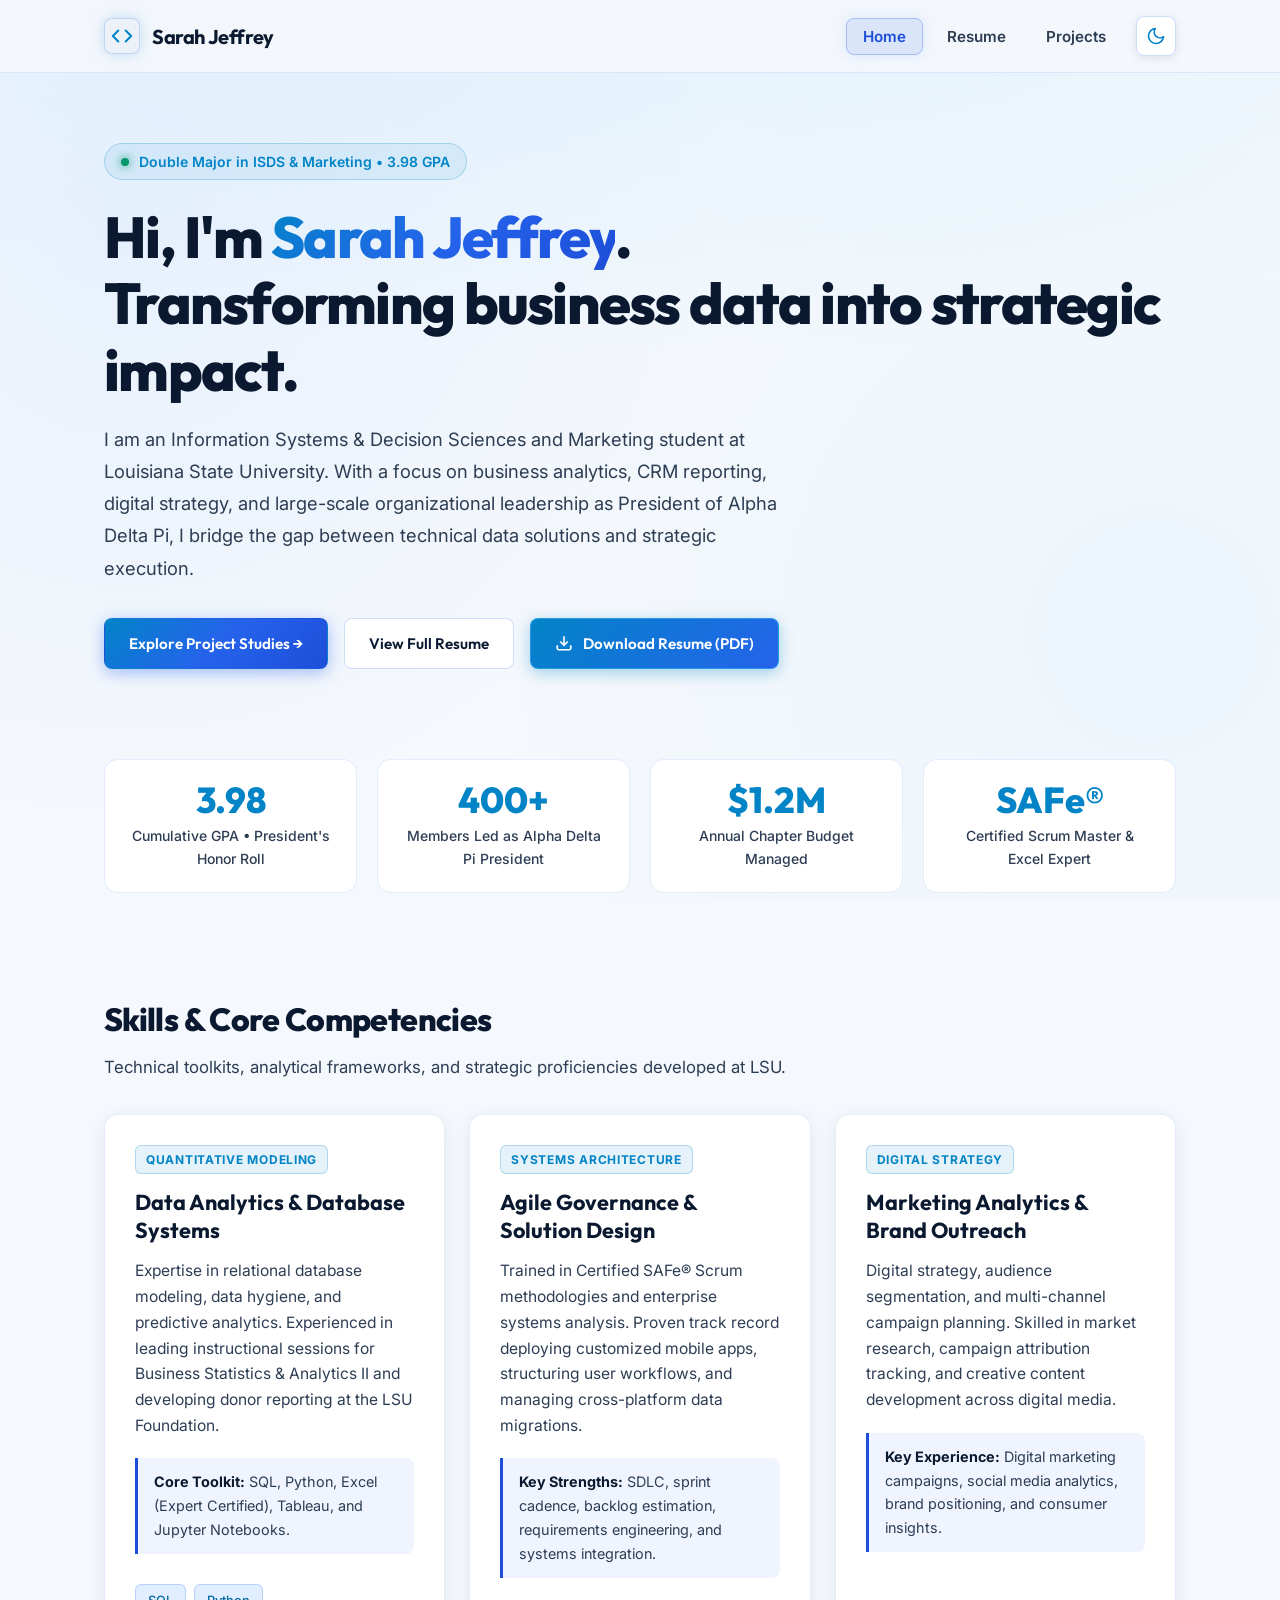
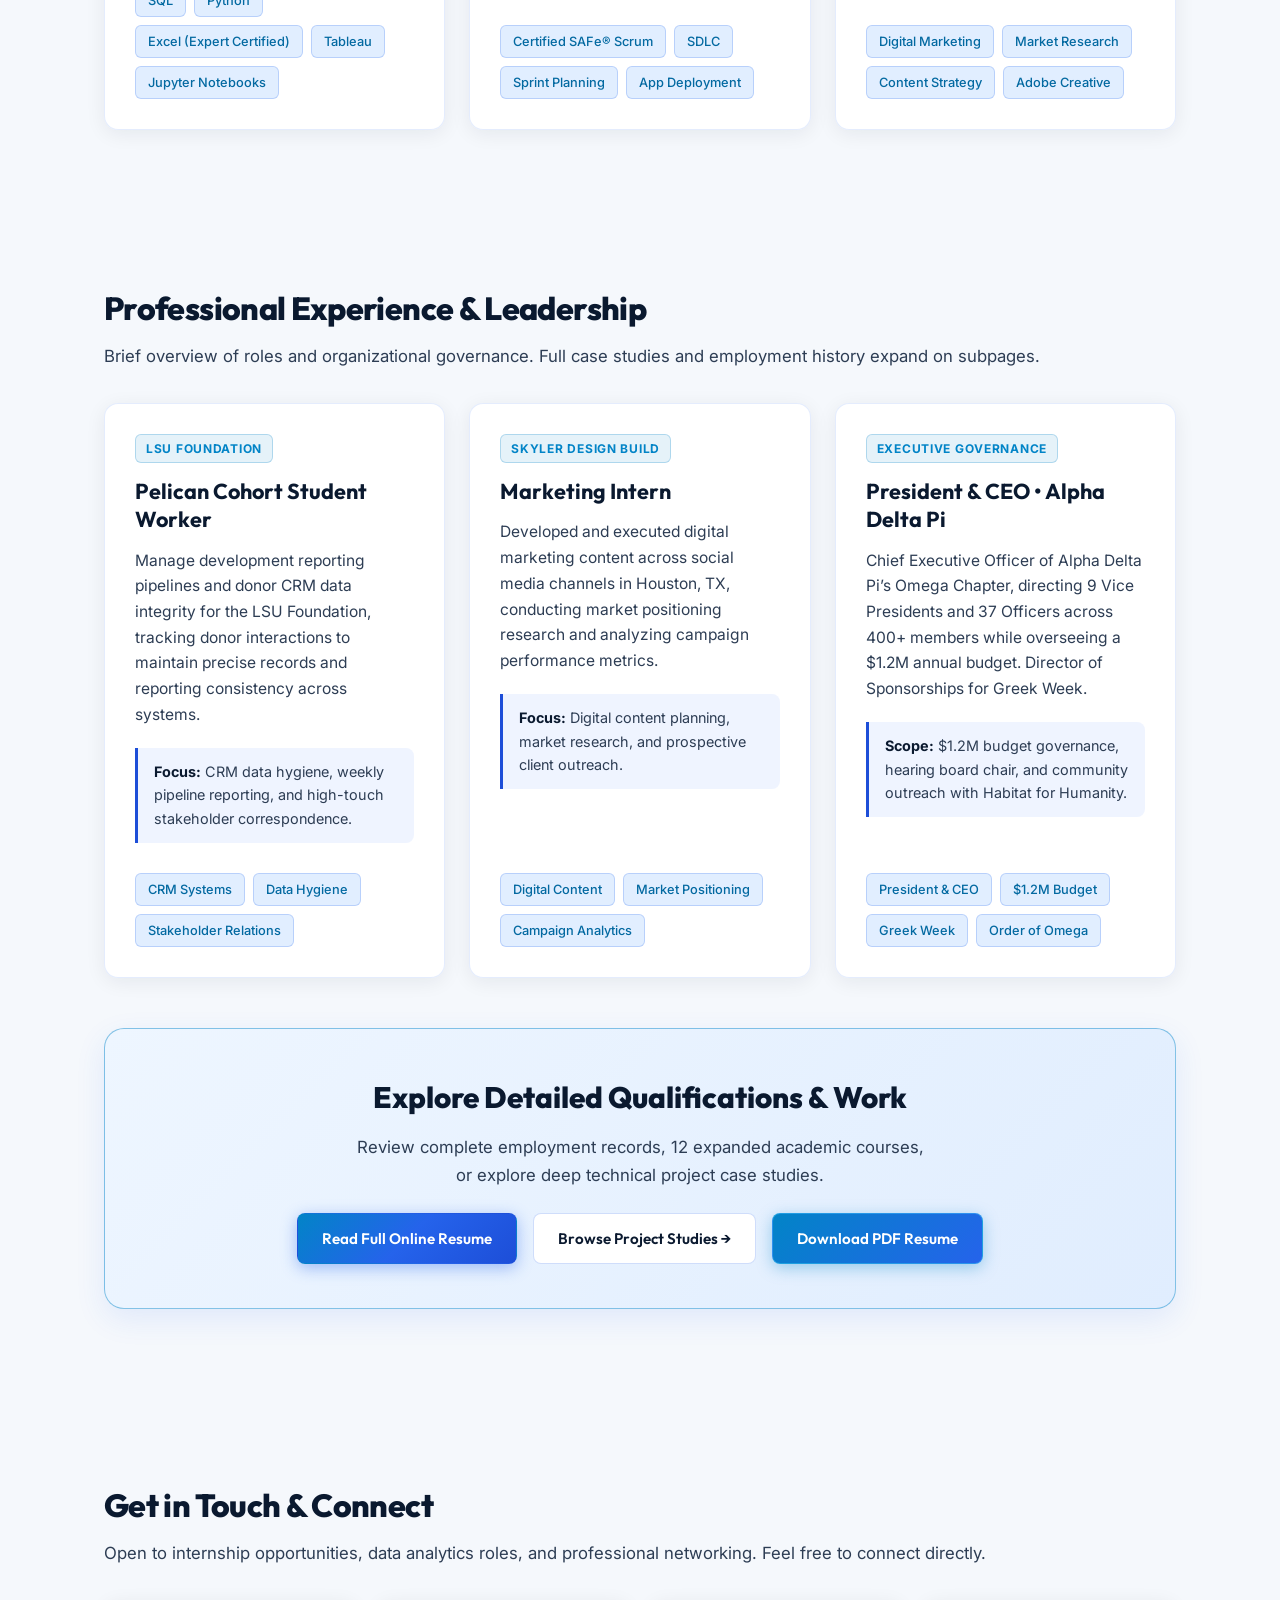
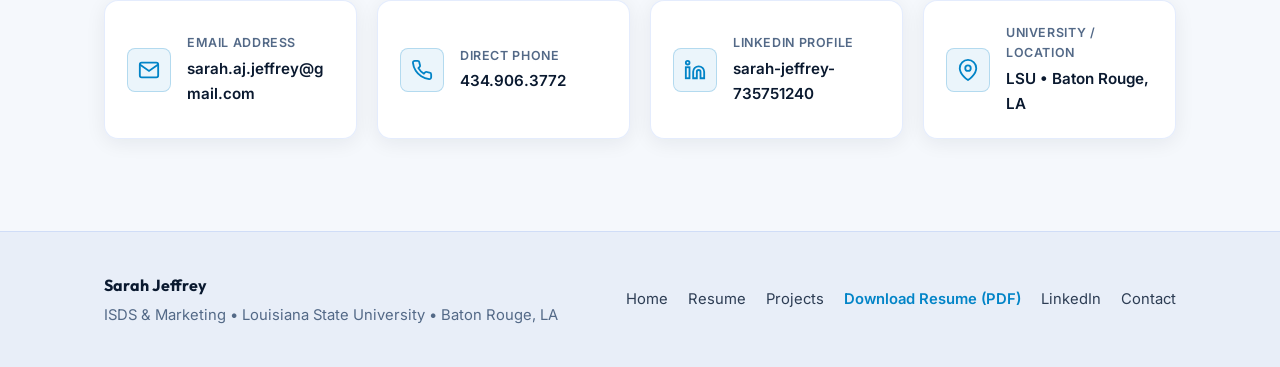
<file: index.html>
<!DOCTYPE html>
<html lang="en">
<head>
  <meta charset="UTF-8">
  <meta name="viewport" content="width=device-width, initial-scale=1.0">
  <meta name="description" content="Personal website of Sarah Jeffrey - LSU student double majoring in Information Systems & Decision Sciences (3.98 GPA) and Marketing. Chapter President of Alpha Delta Pi.">
  <title>Sarah Jeffrey | Portfolio & Personal Website</title>
  <link rel="icon" type="image/svg+xml" href="favicon.svg">
  <!-- Theme initialization to prevent flash of wrong theme -->
  <script>
    (function() {
      try {
        var saved = localStorage.getItem('theme');
        var prefersDark = window.matchMedia && window.matchMedia('(prefers-color-scheme: dark)').matches;
        var theme = saved || (prefersDark ? 'dark' : 'light');
        document.documentElement.setAttribute('data-theme', theme);
      } catch (e) {}
    })();
  </script>
  <link rel="stylesheet" href="styles.css">
  <script src="theme.js" defer></script>
</head>
<body>

  <!-- Navigation Bar (Two-Way Navigation Across All Pages) -->
  <header class="navbar" id="main-header">
    <div class="container nav-wrapper">
      <a href="index.html" class="nav-brand" id="brand-logo" aria-label="Sarah Jeffrey Home">
        <span class="nav-brand-icon">
          <svg viewBox="0 0 24 24" fill="none" stroke="currentColor" stroke-width="2.2" stroke-linecap="round" stroke-linejoin="round">
            <polyline points="16 18 22 12 16 6"></polyline>
            <polyline points="8 6 2 12 8 18"></polyline>
          </svg>
        </span>
        <span>Sarah Jeffrey</span>
      </a>
      <div class="nav-controls">
        <nav aria-label="Main Navigation">
          <ul class="nav-links">
            <li><a href="index.html" class="nav-link active" id="nav-home">Home</a></li>
            <li><a href="resume.html" class="nav-link" id="nav-resume">Resume</a></li>
            <li><a href="project.html" class="nav-link" id="nav-projects">Projects</a></li>
          </ul>
        </nav>
        <button id="theme-toggle" class="theme-toggle" type="button" aria-label="Switch to light mode" title="Switch to light mode">
          <span class="theme-toggle-icon sun-icon" aria-hidden="true">
            <svg viewBox="0 0 24 24" fill="none" stroke="currentColor" stroke-width="2" stroke-linecap="round" stroke-linejoin="round">
              <circle cx="12" cy="12" r="5"></circle>
              <line x1="12" y1="1" x2="12" y2="3"></line>
              <line x1="12" y1="21" x2="12" y2="23"></line>
              <line x1="4.22" y1="4.22" x2="5.64" y2="5.64"></line>
              <line x1="18.36" y1="18.36" x2="19.78" y2="19.78"></line>
              <line x1="1" y1="12" x2="3" y2="12"></line>
              <line x1="21" y1="12" x2="23" y2="12"></line>
              <line x1="4.22" y1="19.78" x2="5.64" y2="18.36"></line>
              <line x1="18.36" y1="5.64" x2="19.78" y2="4.22"></line>
            </svg>
          </span>
          <span class="theme-toggle-icon moon-icon" aria-hidden="true">
            <svg viewBox="0 0 24 24" fill="none" stroke="currentColor" stroke-width="2" stroke-linecap="round" stroke-linejoin="round">
              <path d="M21 12.79A9 9 0 1 1 11.21 3 7 7 0 0 0 21 12.79z"></path>
            </svg>
          </span>
        </button>
      </div>
    </div>
  </header>

  <!-- Main Content -->
  <main id="main-content">
    <!-- Section 1: Profile & Intro (Required Rubric Section) -->
    <section class="hero" id="profile" aria-label="Profile and Introduction">
      <div class="container">
        <div class="hero-pill">
          <span class="hero-pill-dot"></span>
          <span>Double Major in ISDS & Marketing &bull; 3.98 GPA</span>
        </div>
        <h1 class="hero-title">
          Hi, I'm <span class="gradient-text">Sarah Jeffrey</span>.<br>
          Transforming business data into strategic impact.
        </h1>
        <p class="hero-description">
          I am an Information Systems & Decision Sciences and Marketing student at Louisiana State University. 
          With a focus on business analytics, CRM reporting, digital strategy, and large-scale organizational leadership 
          as President of Alpha Delta Pi, I bridge the gap between technical data solutions and strategic execution.
        </p>
        <div class="hero-actions">
          <a href="project.html" class="btn btn-primary" id="hero-projects-btn">
            Explore Project Studies &rarr;
          </a>
          <a href="resume.html" class="btn btn-outline" id="hero-resume-btn">
            View Full Resume
          </a>
          <a href="Sarah_Jeffrey_Resume.pdf" download="Sarah_Jeffrey_Resume.pdf" class="btn btn-download" id="hero-download-btn">
            <svg viewBox="0 0 24 24" fill="none" stroke="currentColor" stroke-width="2.2">
              <path d="M21 15v4a2 2 0 0 1-2 2H5a2 2 0 0 1-2-2v-4"></path>
              <polyline points="7 10 12 15 17 10"></polyline>
              <line x1="12" y1="15" x2="12" y2="3"></line>
            </svg>
            Download Resume (PDF)
          </a>
        </div>
      </div>
    </section>

    <!-- Key Statistics Highlights Banner -->
    <section class="container" aria-label="Key Accomplishments">
      <div class="stats-banner">
        <div class="stat-box">
          <div class="stat-number">3.98</div>
          <div class="stat-label">Cumulative GPA &bull; President's Honor Roll</div>
        </div>
        <div class="stat-box">
          <div class="stat-number">400+</div>
          <div class="stat-label">Members Led as Alpha Delta Pi President</div>
        </div>
        <div class="stat-box">
          <div class="stat-number">$1.2M</div>
          <div class="stat-label">Annual Chapter Budget Managed</div>
        </div>
        <div class="stat-box">
          <div class="stat-number">SAFe®</div>
          <div class="stat-label">Certified Scrum Master & Excel Expert</div>
        </div>
      </div>
    </section>

    <!-- Section 2: Skills & Competencies (Required Rubric Section) -->
    <section class="section" id="skills" aria-label="Core Skills and Competencies">
      <div class="container">
        <h2 class="section-title">Skills & Core Competencies</h2>
        <p class="section-subtitle">Technical toolkits, analytical frameworks, and strategic proficiencies developed at LSU.</p>

        <div class="grid">
          <!-- Skill Card 1 -->
          <article class="card" id="card-skill-analytics">
            <span class="card-category-badge">Quantitative Modeling</span>
            <h3 class="card-title">Data Analytics & Database Systems</h3>
            <p class="card-description">
              Expertise in relational database modeling, data hygiene, and predictive analytics. Experienced in leading instructional sessions for Business Statistics & Analytics II and developing donor reporting at the LSU Foundation.
            </p>
            <div class="card-details-block">
              <strong>Core Toolkit:</strong> SQL, Python, Excel (Expert Certified), Tableau, and Jupyter Notebooks.
            </div>
            <div class="tag-list">
              <span class="tag">SQL</span>
              <span class="tag">Python</span>
              <span class="tag">Excel (Expert Certified)</span>
              <span class="tag">Tableau</span>
              <span class="tag">Jupyter Notebooks</span>
            </div>
          </article>

          <!-- Skill Card 2 -->
          <article class="card" id="card-skill-agile">
            <span class="card-category-badge">Systems Architecture</span>
            <h3 class="card-title">Agile Governance & Solution Design</h3>
            <p class="card-description">
              Trained in Certified SAFe® Scrum methodologies and enterprise systems analysis. Proven track record deploying customized mobile apps, structuring user workflows, and managing cross-platform data migrations.
            </p>
            <div class="card-details-block">
              <strong>Key Strengths:</strong> SDLC, sprint cadence, backlog estimation, requirements engineering, and systems integration.
            </div>
            <div class="tag-list">
              <span class="tag">Certified SAFe® Scrum</span>
              <span class="tag">SDLC</span>
              <span class="tag">Sprint Planning</span>
              <span class="tag">App Deployment</span>
            </div>
          </article>

          <!-- Skill Card 3 -->
          <article class="card" id="card-skill-marketing">
            <span class="card-category-badge">Digital Strategy</span>
            <h3 class="card-title">Marketing Analytics & Brand Outreach</h3>
            <p class="card-description">
              Digital strategy, audience segmentation, and multi-channel campaign planning. Skilled in market research, campaign attribution tracking, and creative content development across digital media.
            </p>
            <div class="card-details-block">
              <strong>Key Experience:</strong> Digital marketing campaigns, social media analytics, brand positioning, and consumer insights.
            </div>
            <div class="tag-list">
              <span class="tag">Digital Marketing</span>
              <span class="tag">Market Research</span>
              <span class="tag">Content Strategy</span>
              <span class="tag">Adobe Creative</span>
            </div>
          </article>
        </div>
      </div>
    </section>

    <!-- Section 3: Experience & Jobs Held (Required Rubric Section) -->
    <section class="section" id="experience" aria-label="Professional Experience and Jobs Held">
      <div class="container">
        <h2 class="section-title">Professional Experience & Leadership</h2>
        <p class="section-subtitle">Brief overview of roles and organizational governance. Full case studies and employment history expand on subpages.</p>

        <div class="grid">
          <!-- Experience Card 1 -->
          <article class="card" id="exp-card-foundation">
            <span class="card-category-badge">LSU Foundation</span>
            <h3 class="card-title">Pelican Cohort Student Worker</h3>
            <p class="card-description">
              Manage development reporting pipelines and donor CRM data integrity for the LSU Foundation, tracking donor interactions to maintain precise records and reporting consistency across systems.
            </p>
            <div class="card-details-block">
              <strong>Focus:</strong> CRM data hygiene, weekly pipeline reporting, and high-touch stakeholder correspondence.
            </div>
            <div class="tag-list">
              <span class="tag">CRM Systems</span>
              <span class="tag">Data Hygiene</span>
              <span class="tag">Stakeholder Relations</span>
            </div>
          </article>

          <!-- Experience Card 2 -->
          <article class="card" id="exp-card-skyler">
            <span class="card-category-badge">Skyler Design Build</span>
            <h3 class="card-title">Marketing Intern</h3>
            <p class="card-description">
              Developed and executed digital marketing content across social media channels in Houston, TX, conducting market positioning research and analyzing campaign performance metrics.
            </p>
            <div class="card-details-block">
              <strong>Focus:</strong> Digital content planning, market research, and prospective client outreach.
            </div>
            <div class="tag-list">
              <span class="tag">Digital Content</span>
              <span class="tag">Market Positioning</span>
              <span class="tag">Campaign Analytics</span>
            </div>
          </article>

          <!-- Experience Card 3 -->
          <article class="card" id="exp-card-adpi">
            <span class="card-category-badge">Executive Governance</span>
            <h3 class="card-title">President & CEO &bull; Alpha Delta Pi</h3>
            <p class="card-description">
              Chief Executive Officer of Alpha Delta Pi’s Omega Chapter, directing 9 Vice Presidents and 37 Officers across 400+ members while overseeing a $1.2M annual budget. Director of Sponsorships for Greek Week.
            </p>
            <div class="card-details-block">
              <strong>Scope:</strong> $1.2M budget governance, hearing board chair, and community outreach with Habitat for Humanity.
            </div>
            <div class="tag-list">
              <span class="tag">President & CEO</span>
              <span class="tag">$1.2M Budget</span>
              <span class="tag">Greek Week</span>
              <span class="tag">Order of Omega</span>
            </div>
          </article>
        </div>

        <!-- Callout Banner Connecting Pages (Two-way Navigation) -->
        <div class="cta-box" id="cta-explore">
          <h3 class="cta-title">Explore Detailed Qualifications & Work</h3>
          <p class="cta-desc">
            Review complete employment records, 12 expanded academic courses, or explore deep technical project case studies.
          </p>
          <div class="hero-actions" style="justify-content: center;">
            <a href="resume.html" class="btn btn-primary" id="cta-resume-btn">Read Full Online Resume</a>
            <a href="project.html" class="btn btn-outline" id="cta-projects-btn">Browse Project Studies &rarr;</a>
            <a href="Sarah_Jeffrey_Resume.pdf" download="Sarah_Jeffrey_Resume.pdf" class="btn btn-download" id="cta-download-btn">Download PDF Resume</a>
          </div>
        </div>
      </div>
    </section>

    <!-- Section 4: Contact (Required Rubric Section) -->
    <section class="section" id="contact" aria-label="Contact Information">
      <div class="container">
        <h2 class="section-title">Get in Touch & Connect</h2>
        <p class="section-subtitle">Open to internship opportunities, data analytics roles, and professional networking. Feel free to connect directly.</p>

        <div class="contact-grid">
          <!-- Email Card -->
          <a href="mailto:sarah.aj.jeffrey@gmail.com" class="contact-card" id="contact-email">
            <div class="contact-card-icon">
              <svg viewBox="0 0 24 24" fill="none" stroke="currentColor" stroke-width="2">
                <path d="M4 4h16c1.1 0 2 .9 2 2v12c0 1.1-.9 2-2 2H4c-1.1 0-2-.9-2-2V6c0-1.1.9-2 2-2z"></path>
                <polyline points="22,6 12,13 2,6"></polyline>
              </svg>
            </div>
            <div class="contact-card-info">
              <span class="contact-card-label">Email Address</span>
              <span class="contact-card-val">sarah.aj.jeffrey@gmail.com</span>
            </div>
          </a>

          <!-- Phone Card -->
          <a href="tel:4349063772" class="contact-card" id="contact-phone">
            <div class="contact-card-icon">
              <svg viewBox="0 0 24 24" fill="none" stroke="currentColor" stroke-width="2">
                <path d="M22 16.92v3a2 2 0 0 1-2.18 2 19.79 19.79 0 0 1-8.63-3.07 19.5 19.5 0 0 1-6-6 19.79 19.79 0 0 1-3.07-8.67A2 2 0 0 1 4.11 2h3a2 2 0 0 1 2 1.72 12.84 12.84 0 0 0 .7 2.81 2 2 0 0 1-.45 2.11L8.09 9.91a16 16 0 0 0 6 6l1.27-1.27a2 2 0 0 1 2.11-.45 12.84 12.84 0 0 0 2.81.7A2 2 0 0 1 22 16.92z"></path>
              </svg>
            </div>
            <div class="contact-card-info">
              <span class="contact-card-label">Direct Phone</span>
              <span class="contact-card-val">434.906.3772</span>
            </div>
          </a>

          <!-- LinkedIn Card -->
          <a href="https://www.linkedin.com/in/sarah-jeffrey-735751240" target="_blank" rel="noopener noreferrer" class="contact-card" id="contact-linkedin">
            <div class="contact-card-icon">
              <svg viewBox="0 0 24 24" fill="none" stroke="currentColor" stroke-width="2">
                <path d="M16 8a6 6 0 0 1 6 6v7h-4v-7a2 2 0 0 0-2-2 2 2 0 0 0-2 2v7h-4v-7a6 6 0 0 1 6-6z"></path>
                <rect x="2" y="9" width="4" height="12"></rect>
                <circle cx="4" cy="4" r="2"></circle>
              </svg>
            </div>
            <div class="contact-card-info">
              <span class="contact-card-label">LinkedIn Profile</span>
              <span class="contact-card-val">sarah-jeffrey-735751240</span>
            </div>
          </a>

          <!-- Location Card -->
          <div class="contact-card" id="contact-location">
            <div class="contact-card-icon">
              <svg viewBox="0 0 24 24" fill="none" stroke="currentColor" stroke-width="2">
                <path d="M21 10c0 7-9 13-9 13s-9-6-9-13a9 9 0 0 1 18 0z"></path>
                <circle cx="12" cy="10" r="3"></circle>
              </svg>
            </div>
            <div class="contact-card-info">
              <span class="contact-card-label">University / Location</span>
              <span class="contact-card-val">LSU &bull; Baton Rouge, LA</span>
            </div>
          </div>
        </div>
      </div>
    </section>
  </main>

  <!-- Footer (Two-way Navigation Back to All Pages) -->
  <footer class="footer" id="main-footer">
    <div class="container footer-content">
      <div class="footer-brand">
        <span class="footer-brand-title">Sarah Jeffrey</span>
        <span>ISDS & Marketing &bull; Louisiana State University &bull; Baton Rouge, LA</span>
      </div>
      <div class="footer-links">
        <a href="index.html" class="footer-link">Home</a>
        <a href="resume.html" class="footer-link">Resume</a>
        <a href="project.html" class="footer-link">Projects</a>
        <a href="Sarah_Jeffrey_Resume.pdf" download="Sarah_Jeffrey_Resume.pdf" class="footer-link" style="color: var(--accent-cyan); font-weight: 600;">Download Resume (PDF)</a>
        <a href="https://www.linkedin.com/in/sarah-jeffrey-735751240" target="_blank" rel="noopener noreferrer" class="footer-link">LinkedIn</a>
        <a href="mailto:sarah.aj.jeffrey@gmail.com" class="footer-link">Contact</a>
      </div>
    </div>
  </footer>

</body>
</html>
</file>
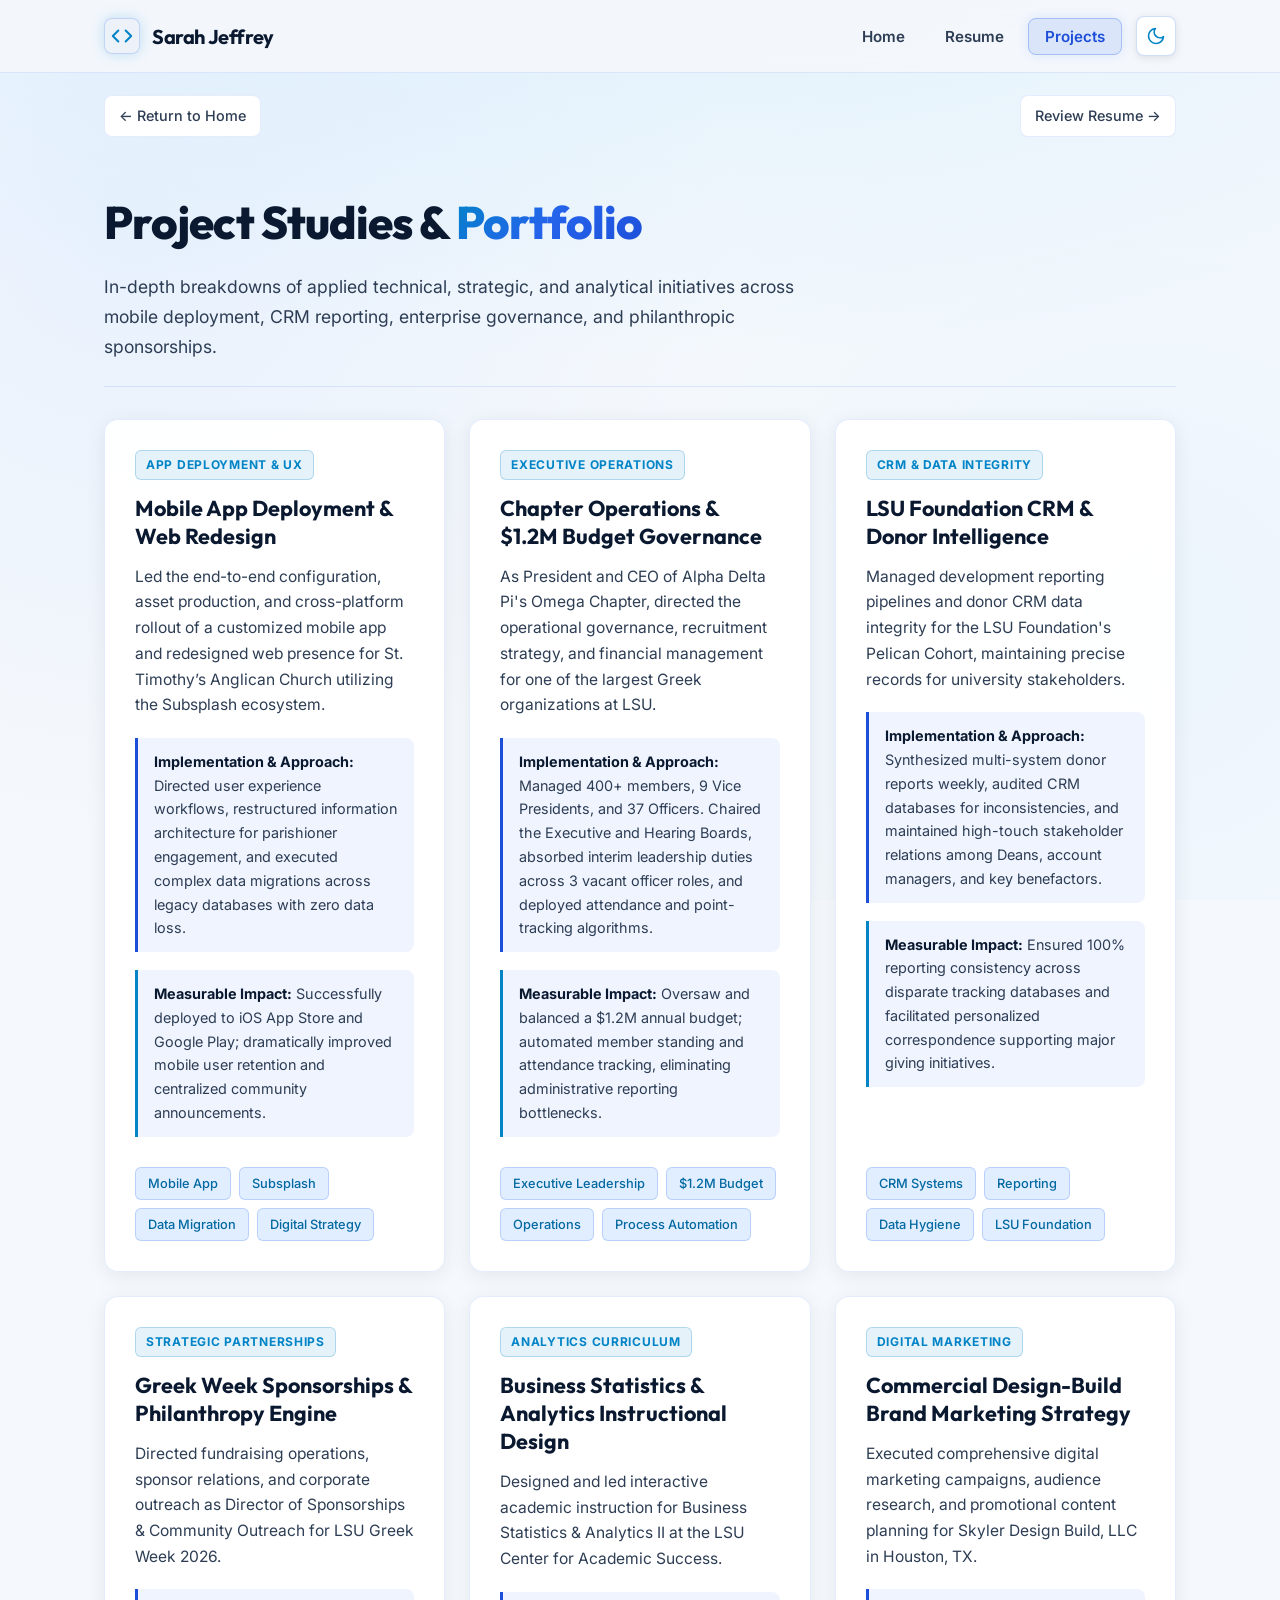
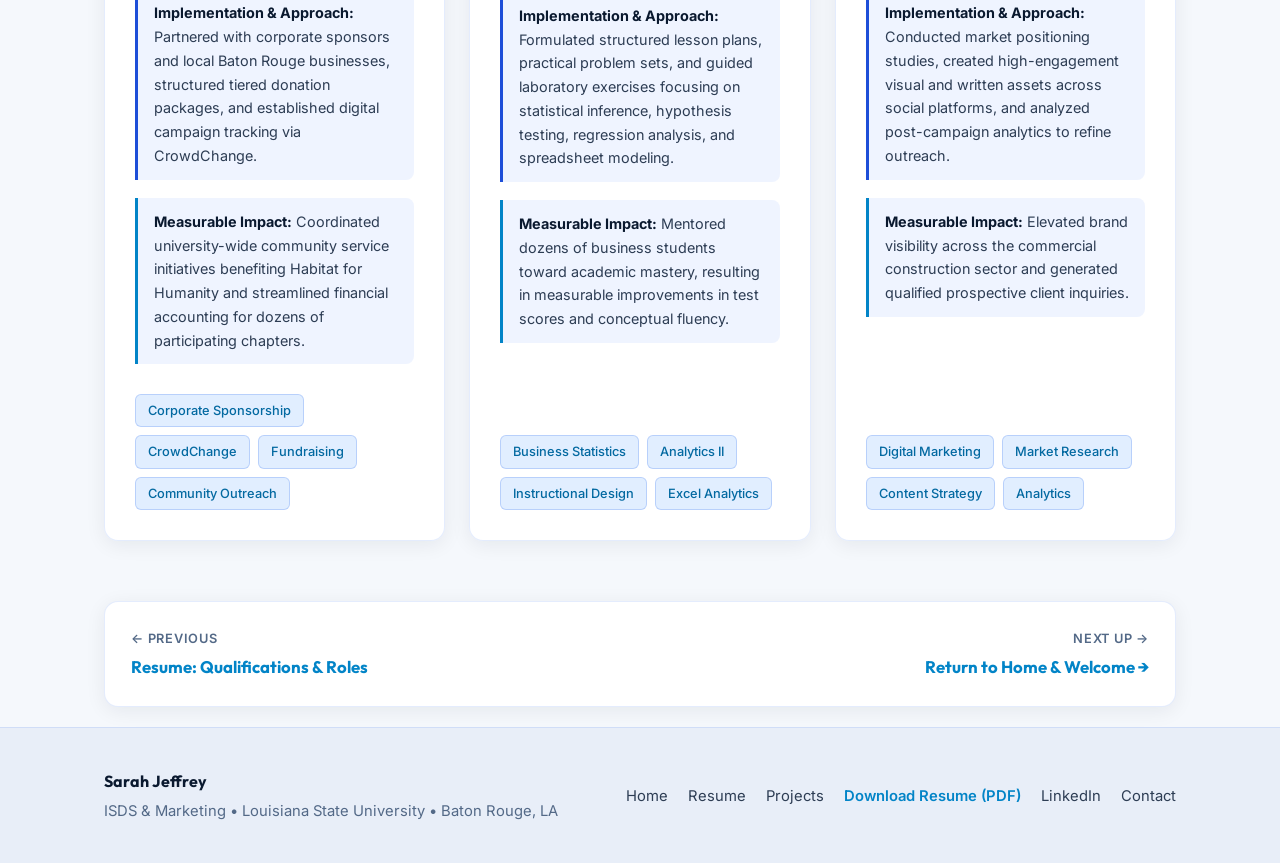
<file: project.html>
<!DOCTYPE html>
<html lang="en">
<head>
  <meta charset="UTF-8">
  <meta name="viewport" content="width=device-width, initial-scale=1.0">
  <meta name="description" content="Projects by Sarah Jeffrey - Case studies across digital strategy, mobile app deployment, CRM analytics, and organizational leadership at LSU.">
  <title>Sarah Jeffrey | Featured Projects & Case Studies</title>
  <link rel="icon" type="image/svg+xml" href="favicon.svg">
  <!-- Theme initialization to prevent flash of wrong theme -->
  <script>
    (function() {
      try {
        var saved = localStorage.getItem('theme');
        var prefersDark = window.matchMedia && window.matchMedia('(prefers-color-scheme: dark)').matches;
        var theme = saved || (prefersDark ? 'dark' : 'light');
        document.documentElement.setAttribute('data-theme', theme);
      } catch (e) {}
    })();
  </script>
  <link rel="stylesheet" href="styles.css">
  <script src="theme.js" defer></script>
</head>
<body>

  <!-- Navigation Bar (Two-Way Navigation Across All Pages) -->
  <header class="navbar" id="main-header">
    <div class="container nav-wrapper">
      <a href="index.html" class="nav-brand" id="brand-logo" aria-label="Sarah Jeffrey Home">
        <span class="nav-brand-icon">
          <svg viewBox="0 0 24 24" fill="none" stroke="currentColor" stroke-width="2.2" stroke-linecap="round" stroke-linejoin="round">
            <polyline points="16 18 22 12 16 6"></polyline>
            <polyline points="8 6 2 12 8 18"></polyline>
          </svg>
        </span>
        <span>Sarah Jeffrey</span>
      </a>
      <div class="nav-controls">
        <nav aria-label="Main Navigation">
          <ul class="nav-links">
            <li><a href="index.html" class="nav-link" id="nav-home">Home</a></li>
            <li><a href="resume.html" class="nav-link" id="nav-resume">Resume</a></li>
            <li><a href="project.html" class="nav-link active" id="nav-projects">Projects</a></li>
          </ul>
        </nav>
        <button id="theme-toggle" class="theme-toggle" type="button" aria-label="Switch to light mode" title="Switch to light mode">
          <span class="theme-toggle-icon sun-icon" aria-hidden="true">
            <svg viewBox="0 0 24 24" fill="none" stroke="currentColor" stroke-width="2" stroke-linecap="round" stroke-linejoin="round">
              <circle cx="12" cy="12" r="5"></circle>
              <line x1="12" y1="1" x2="12" y2="3"></line>
              <line x1="12" y1="21" x2="12" y2="23"></line>
              <line x1="4.22" y1="4.22" x2="5.64" y2="5.64"></line>
              <line x1="18.36" y1="18.36" x2="19.78" y2="19.78"></line>
              <line x1="1" y1="12" x2="3" y2="12"></line>
              <line x1="21" y1="12" x2="23" y2="12"></line>
              <line x1="4.22" y1="19.78" x2="5.64" y2="18.36"></line>
              <line x1="18.36" y1="5.64" x2="19.78" y2="4.22"></line>
            </svg>
          </span>
          <span class="theme-toggle-icon moon-icon" aria-hidden="true">
            <svg viewBox="0 0 24 24" fill="none" stroke="currentColor" stroke-width="2" stroke-linecap="round" stroke-linejoin="round">
              <path d="M21 12.79A9 9 0 1 1 11.21 3 7 7 0 0 0 21 12.79z"></path>
            </svg>
          </span>
        </button>
      </div>
    </div>
  </header>

  <!-- Main Content -->
  <main id="main-content">
    <div class="container">
      <!-- Breadcrumb Bar (Two-way navigation helper) -->
      <div class="breadcrumbs-bar">
        <a href="index.html" class="back-link" id="breadcrumb-home">&larr; Return to Home</a>
        <a href="resume.html" class="back-link" id="breadcrumb-resume">Review Resume &rarr;</a>
      </div>

      <!-- Page Header -->
      <section class="page-header" id="projects-header">
        <h1 class="page-title">Project Studies & <span class="gradient-text">Portfolio</span></h1>
        <p class="page-subtitle">
          In-depth breakdowns of applied technical, strategic, and analytical initiatives across mobile deployment, CRM reporting, enterprise governance, and philanthropic sponsorships.
        </p>
      </section>

      <!-- Projects Grid -->
      <section id="project-case-studies" aria-label="Project Case Studies">
        <div class="grid">
          
          <!-- Project 1 -->
          <article class="card" id="project-digital-strategy">
            <span class="card-category-badge">App Deployment & UX</span>
            <h2 class="card-title">Mobile App Deployment & Web Redesign</h2>
            <p class="card-description">
              Led the end-to-end configuration, asset production, and cross-platform rollout of a customized mobile app and redesigned web presence for St. Timothy’s Anglican Church utilizing the Subsplash ecosystem.
            </p>
            <div class="card-details-block">
              <strong>Implementation & Approach:</strong> Directed user experience workflows, restructured information architecture for parishioner engagement, and executed complex data migrations across legacy databases with zero data loss.
            </div>
            <div class="card-details-block" style="border-left-color: var(--accent-cyan);">
              <strong>Measurable Impact:</strong> Successfully deployed to iOS App Store and Google Play; dramatically improved mobile user retention and centralized community announcements.
            </div>
            <div class="tag-list">
              <span class="tag">Mobile App</span>
              <span class="tag">Subsplash</span>
              <span class="tag">Data Migration</span>
              <span class="tag">Digital Strategy</span>
            </div>
          </article>

          <!-- Project 2 -->
          <article class="card" id="project-chapter-governance">
            <span class="card-category-badge">Executive Operations</span>
            <h2 class="card-title">Chapter Operations & $1.2M Budget Governance</h2>
            <p class="card-description">
              As President and CEO of Alpha Delta Pi's Omega Chapter, directed the operational governance, recruitment strategy, and financial management for one of the largest Greek organizations at LSU.
            </p>
            <div class="card-details-block">
              <strong>Implementation & Approach:</strong> Managed 400+ members, 9 Vice Presidents, and 37 Officers. Chaired the Executive and Hearing Boards, absorbed interim leadership duties across 3 vacant officer roles, and deployed attendance and point-tracking algorithms.
            </div>
            <div class="card-details-block" style="border-left-color: var(--accent-cyan);">
              <strong>Measurable Impact:</strong> Oversaw and balanced a $1.2M annual budget; automated member standing and attendance tracking, eliminating administrative reporting bottlenecks.
            </div>
            <div class="tag-list">
              <span class="tag">Executive Leadership</span>
              <span class="tag">$1.2M Budget</span>
              <span class="tag">Operations</span>
              <span class="tag">Process Automation</span>
            </div>
          </article>

          <!-- Project 3 -->
          <article class="card" id="project-crm-donor">
            <span class="card-category-badge">CRM & Data Integrity</span>
            <h2 class="card-title">LSU Foundation CRM & Donor Intelligence</h2>
            <p class="card-description">
              Managed development reporting pipelines and donor CRM data integrity for the LSU Foundation's Pelican Cohort, maintaining precise records for university stakeholders.
            </p>
            <div class="card-details-block">
              <strong>Implementation & Approach:</strong> Synthesized multi-system donor reports weekly, audited CRM databases for inconsistencies, and maintained high-touch stakeholder relations among Deans, account managers, and key benefactors.
            </div>
            <div class="card-details-block" style="border-left-color: var(--accent-cyan);">
              <strong>Measurable Impact:</strong> Ensured 100% reporting consistency across disparate tracking databases and facilitated personalized correspondence supporting major giving initiatives.
            </div>
            <div class="tag-list">
              <span class="tag">CRM Systems</span>
              <span class="tag">Reporting</span>
              <span class="tag">Data Hygiene</span>
              <span class="tag">LSU Foundation</span>
            </div>
          </article>

          <!-- Project 4 -->
          <article class="card" id="project-greek-week">
            <span class="card-category-badge">Strategic Partnerships</span>
            <h2 class="card-title">Greek Week Sponsorships & Philanthropy Engine</h2>
            <p class="card-description">
              Directed fundraising operations, sponsor relations, and corporate outreach as Director of Sponsorships & Community Outreach for LSU Greek Week 2026.
            </p>
            <div class="card-details-block">
              <strong>Implementation & Approach:</strong> Partnered with corporate sponsors and local Baton Rouge businesses, structured tiered donation packages, and established digital campaign tracking via CrowdChange.
            </div>
            <div class="card-details-block" style="border-left-color: var(--accent-cyan);">
              <strong>Measurable Impact:</strong> Coordinated university-wide community service initiatives benefiting Habitat for Humanity and streamlined financial accounting for dozens of participating chapters.
            </div>
            <div class="tag-list">
              <span class="tag">Corporate Sponsorship</span>
              <span class="tag">CrowdChange</span>
              <span class="tag">Fundraising</span>
              <span class="tag">Community Outreach</span>
            </div>
          </article>

          <!-- Project 5 -->
          <article class="card" id="project-statistics-instruction">
            <span class="card-category-badge">Analytics Curriculum</span>
            <h2 class="card-title">Business Statistics & Analytics Instructional Design</h2>
            <p class="card-description">
              Designed and led interactive academic instruction for Business Statistics & Analytics II at the LSU Center for Academic Success.
            </p>
            <div class="card-details-block">
              <strong>Implementation & Approach:</strong> Formulated structured lesson plans, practical problem sets, and guided laboratory exercises focusing on statistical inference, hypothesis testing, regression analysis, and spreadsheet modeling.
            </div>
            <div class="card-details-block" style="border-left-color: var(--accent-cyan);">
              <strong>Measurable Impact:</strong> Mentored dozens of business students toward academic mastery, resulting in measurable improvements in test scores and conceptual fluency.
            </div>
            <div class="tag-list">
              <span class="tag">Business Statistics</span>
              <span class="tag">Analytics II</span>
              <span class="tag">Instructional Design</span>
              <span class="tag">Excel Analytics</span>
            </div>
          </article>

          <!-- Project 6 -->
          <article class="card" id="project-skyler-marketing">
            <span class="card-category-badge">Digital Marketing</span>
            <h2 class="card-title">Commercial Design-Build Brand Marketing Strategy</h2>
            <p class="card-description">
              Executed comprehensive digital marketing campaigns, audience research, and promotional content planning for Skyler Design Build, LLC in Houston, TX.
            </p>
            <div class="card-details-block">
              <strong>Implementation & Approach:</strong> Conducted market positioning studies, created high-engagement visual and written assets across social platforms, and analyzed post-campaign analytics to refine outreach.
            </div>
            <div class="card-details-block" style="border-left-color: var(--accent-cyan);">
              <strong>Measurable Impact:</strong> Elevated brand visibility across the commercial construction sector and generated qualified prospective client inquiries.
            </div>
            <div class="tag-list">
              <span class="tag">Digital Marketing</span>
              <span class="tag">Market Research</span>
              <span class="tag">Content Strategy</span>
              <span class="tag">Analytics</span>
            </div>
          </article>

        </div>
      </section>

      <!-- Two-Way Flow Navigation (Previous / Next Page Links) -->
      <nav class="page-flow-nav" aria-label="Page Flow Navigation">
        <div class="page-flow-col">
          <span class="page-flow-label">&larr; Previous</span>
          <a href="resume.html" class="page-flow-link" id="flow-prev-resume">Resume: Qualifications & Roles</a>
        </div>
        <div class="page-flow-col" style="text-align: right;">
          <span class="page-flow-label">Next Up &rarr;</span>
          <a href="index.html" class="page-flow-link" id="flow-next-home">Return to Home & Welcome &rarr;</a>
        </div>
      </nav>
    </div>
  </main>

  <!-- Footer (Two-way Navigation Back to All Pages) -->
  <footer class="footer" id="main-footer">
    <div class="container footer-content">
      <div class="footer-brand">
        <span class="footer-brand-title">Sarah Jeffrey</span>
        <span>ISDS & Marketing &bull; Louisiana State University &bull; Baton Rouge, LA</span>
      </div>
      <div class="footer-links">
        <a href="index.html" class="footer-link">Home</a>
        <a href="resume.html" class="footer-link">Resume</a>
        <a href="project.html" class="footer-link">Projects</a>
        <a href="Sarah_Jeffrey_Resume.pdf" download="Sarah_Jeffrey_Resume.pdf" class="footer-link" style="color: var(--accent-cyan); font-weight: 600;">Download Resume (PDF)</a>
        <a href="https://www.linkedin.com/in/sarah-jeffrey-735751240" target="_blank" rel="noopener noreferrer" class="footer-link">LinkedIn</a>
        <a href="mailto:sarah.aj.jeffrey@gmail.com" class="footer-link">Contact</a>
      </div>
    </div>
  </footer>

</body>
</html>
</file>
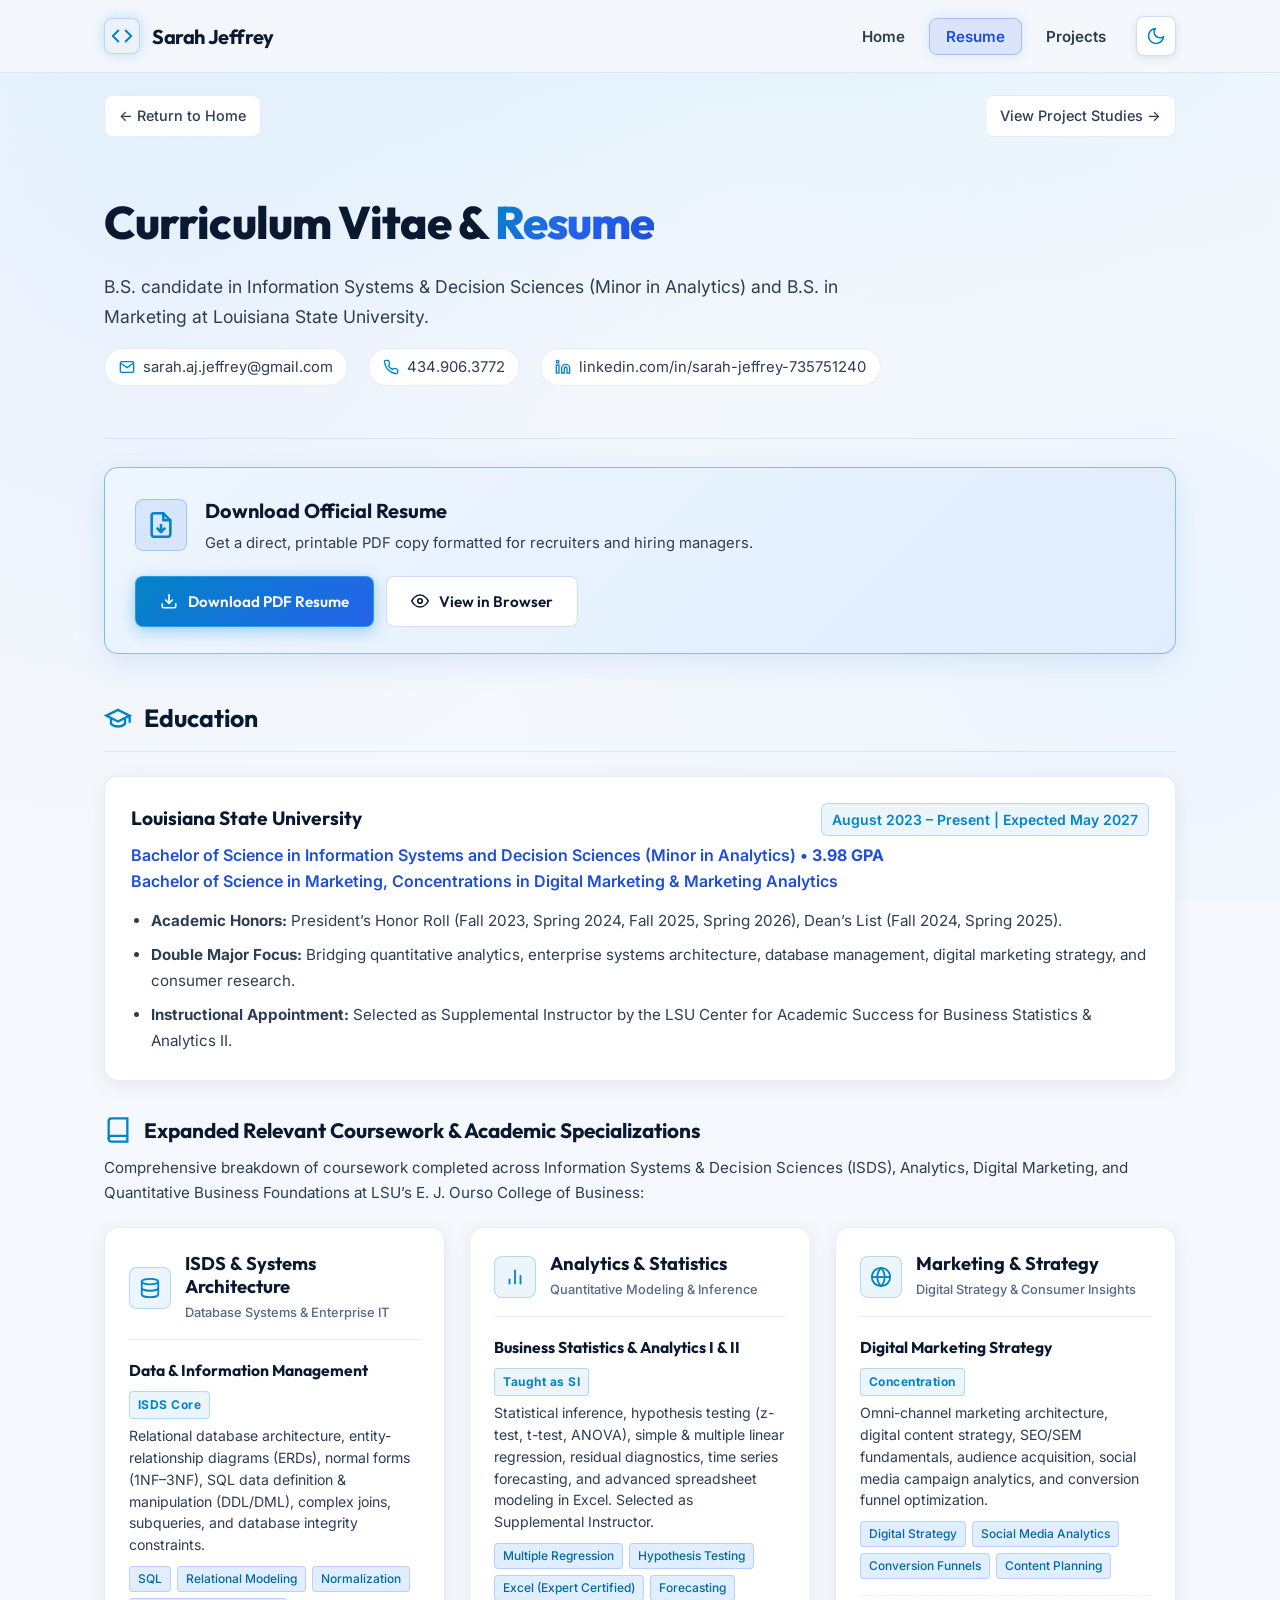
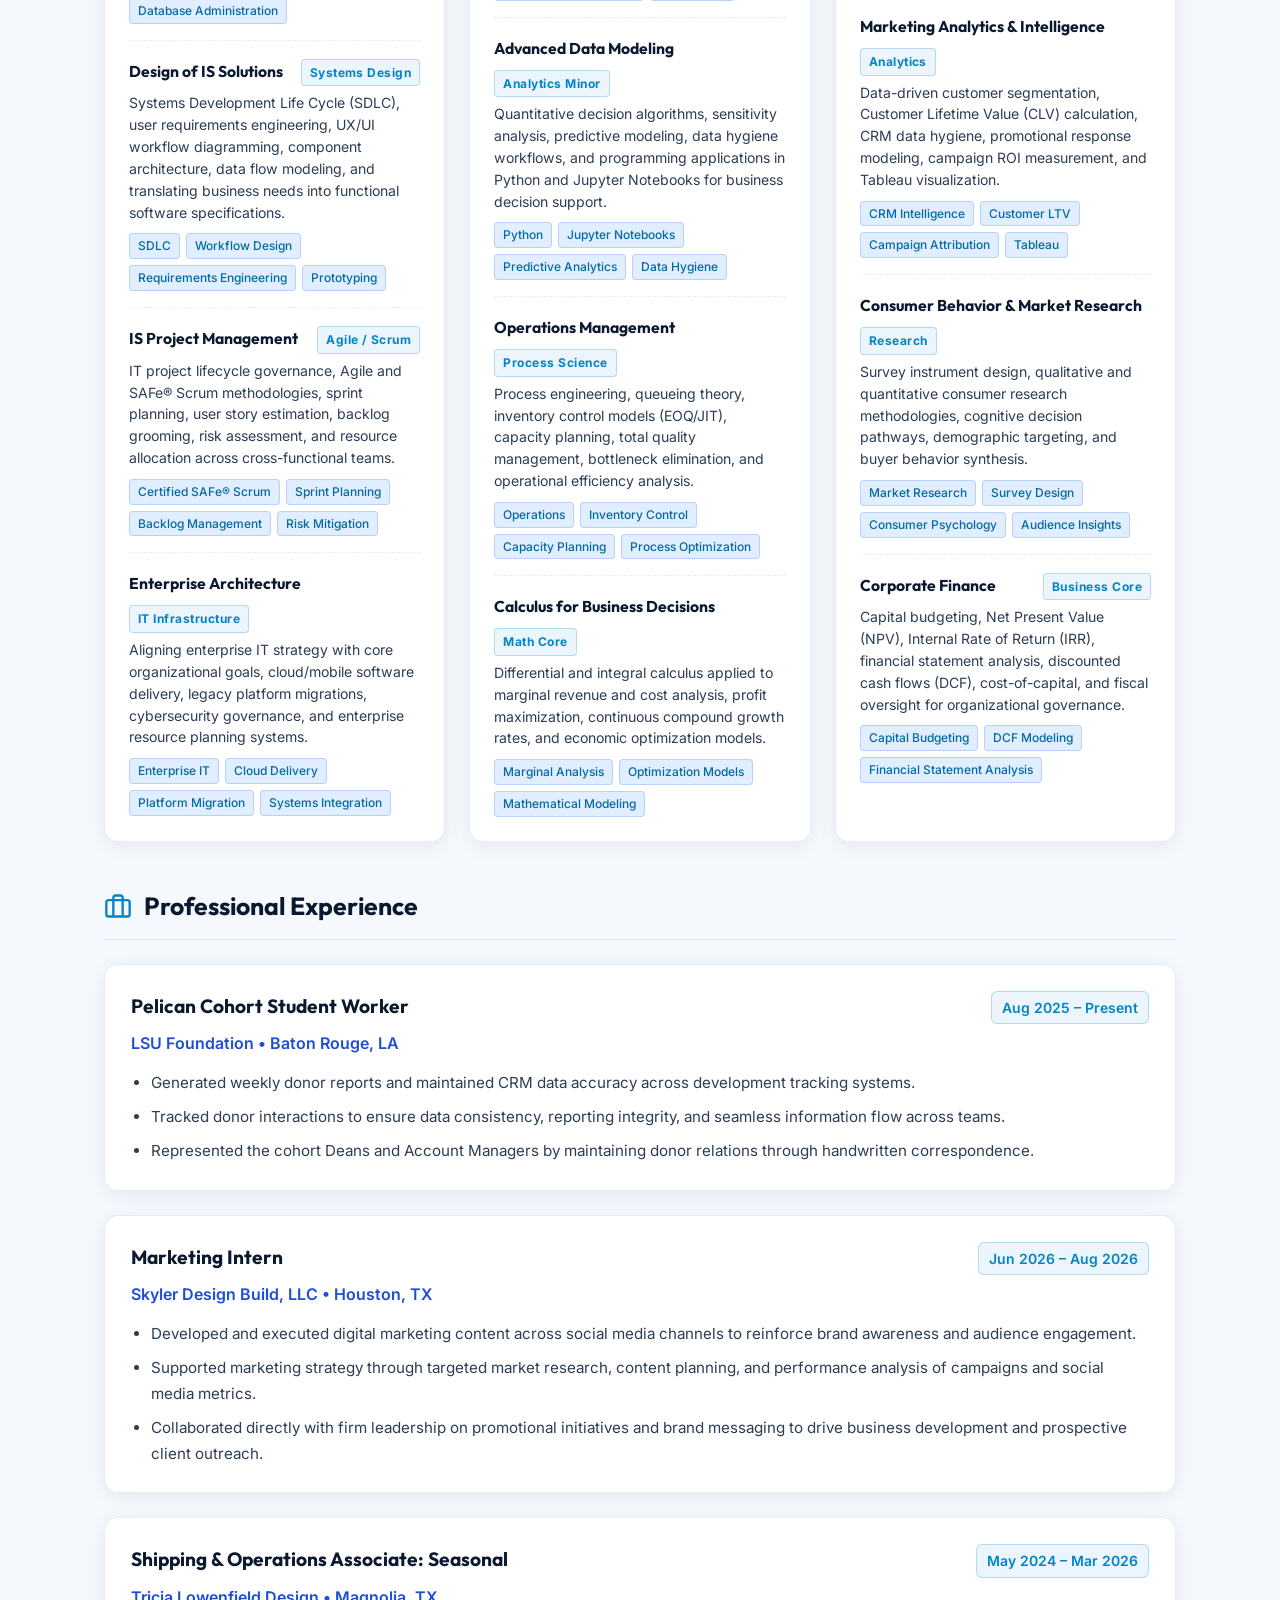
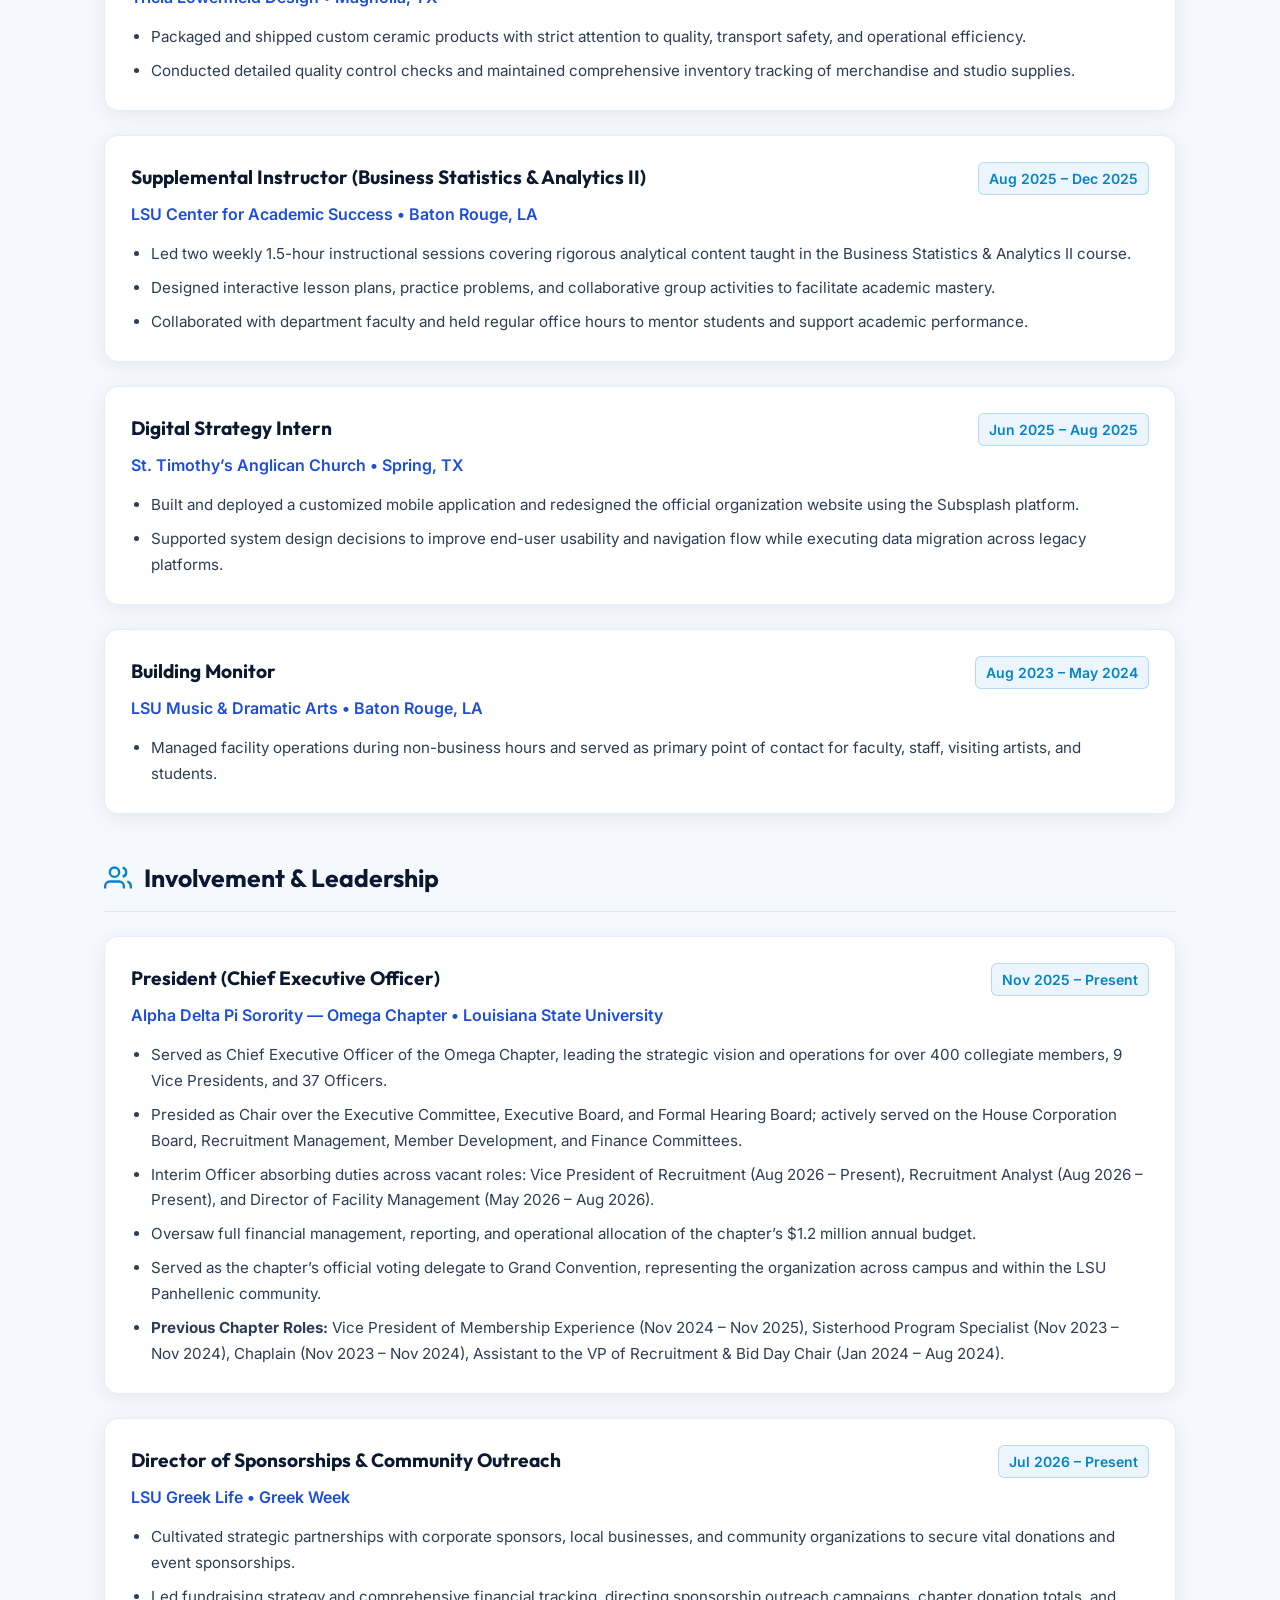
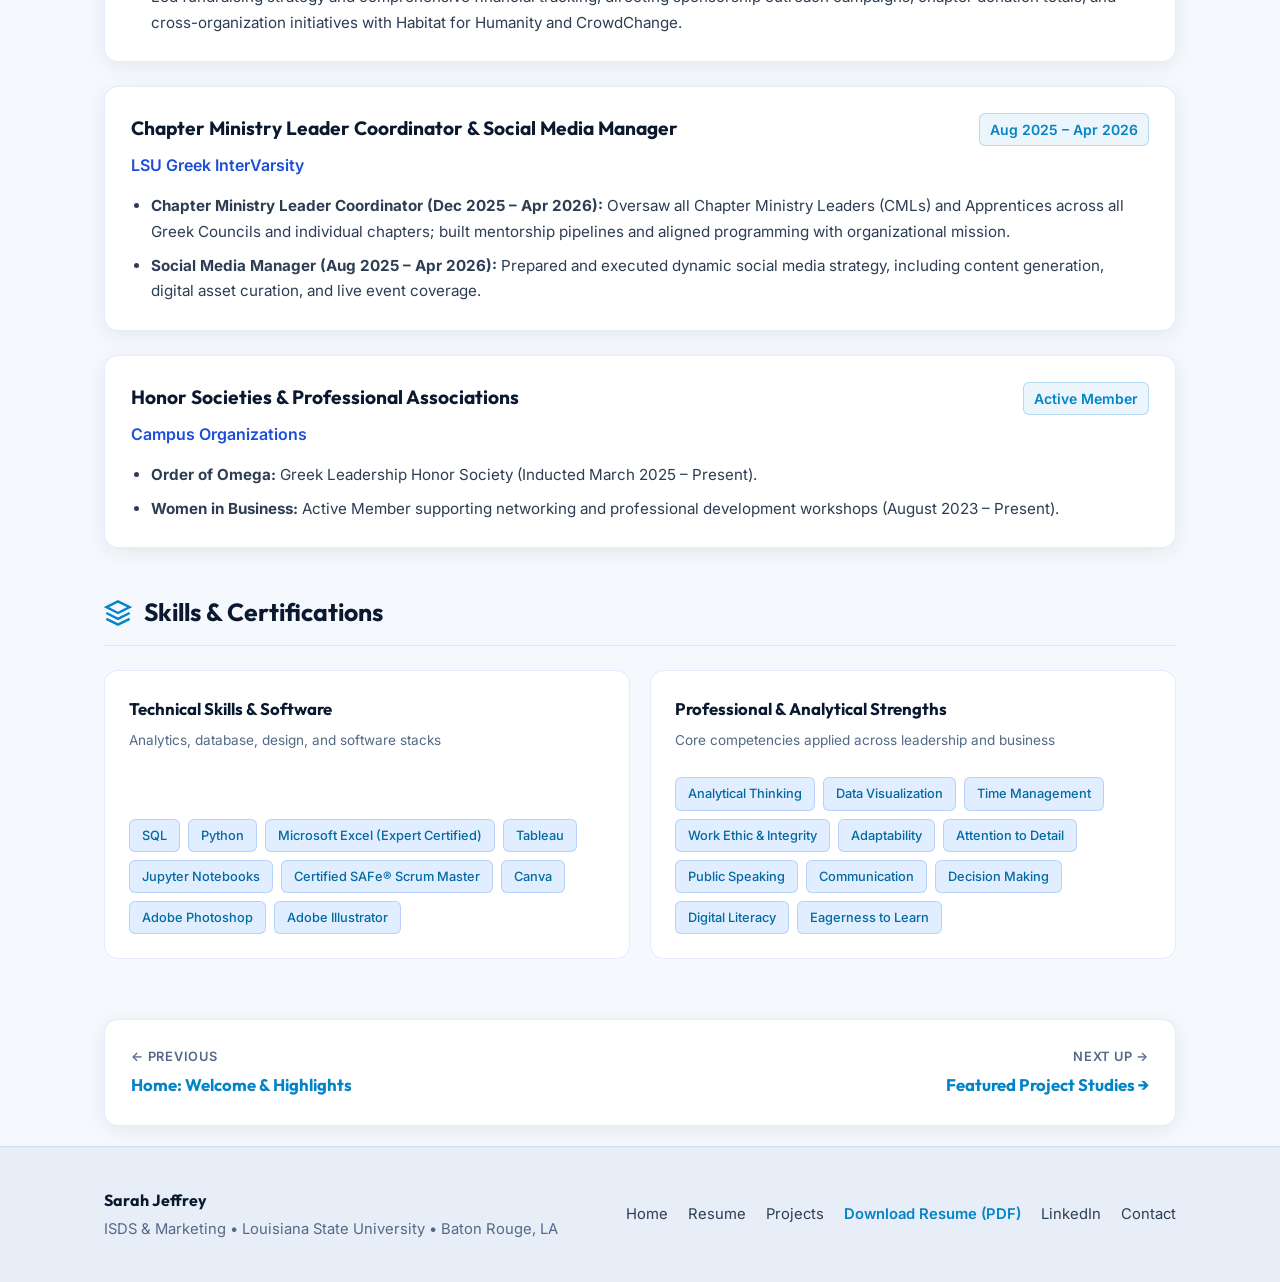
<file: resume.html>
<!DOCTYPE html>
<html lang="en">
<head>
  <meta charset="UTF-8">
  <meta name="viewport" content="width=device-width, initial-scale=1.0">
  <meta name="description" content="Resume of Sarah Jeffrey - B.S. in Information Systems & Decision Sciences (3.98 GPA) and Marketing at LSU. Experience at LSU Foundation, Skyler Design Build, and President of Alpha Delta Pi.">
  <title>Sarah Jeffrey | Resume & Qualifications</title>
  <link rel="icon" type="image/svg+xml" href="favicon.svg">
  <!-- Theme initialization to prevent flash of wrong theme -->
  <script>
    (function() {
      try {
        var saved = localStorage.getItem('theme');
        var prefersDark = window.matchMedia && window.matchMedia('(prefers-color-scheme: dark)').matches;
        var theme = saved || (prefersDark ? 'dark' : 'light');
        document.documentElement.setAttribute('data-theme', theme);
      } catch (e) {}
    })();
  </script>
  <link rel="stylesheet" href="styles.css">
  <script src="theme.js" defer></script>
</head>
<body>

  <!-- Navigation Bar (Two-Way Navigation Across All Pages) -->
  <header class="navbar" id="main-header">
    <div class="container nav-wrapper">
      <a href="index.html" class="nav-brand" id="brand-logo" aria-label="Sarah Jeffrey Home">
        <span class="nav-brand-icon">
          <svg viewBox="0 0 24 24" fill="none" stroke="currentColor" stroke-width="2.2" stroke-linecap="round" stroke-linejoin="round">
            <polyline points="16 18 22 12 16 6"></polyline>
            <polyline points="8 6 2 12 8 18"></polyline>
          </svg>
        </span>
        <span>Sarah Jeffrey</span>
      </a>
      <div class="nav-controls">
        <nav aria-label="Main Navigation">
          <ul class="nav-links">
            <li><a href="index.html" class="nav-link" id="nav-home">Home</a></li>
            <li><a href="resume.html" class="nav-link active" id="nav-resume">Resume</a></li>
            <li><a href="project.html" class="nav-link" id="nav-projects">Projects</a></li>
          </ul>
        </nav>
        <button id="theme-toggle" class="theme-toggle" type="button" aria-label="Switch to light mode" title="Switch to light mode">
          <span class="theme-toggle-icon sun-icon" aria-hidden="true">
            <svg viewBox="0 0 24 24" fill="none" stroke="currentColor" stroke-width="2" stroke-linecap="round" stroke-linejoin="round">
              <circle cx="12" cy="12" r="5"></circle>
              <line x1="12" y1="1" x2="12" y2="3"></line>
              <line x1="12" y1="21" x2="12" y2="23"></line>
              <line x1="4.22" y1="4.22" x2="5.64" y2="5.64"></line>
              <line x1="18.36" y1="18.36" x2="19.78" y2="19.78"></line>
              <line x1="1" y1="12" x2="3" y2="12"></line>
              <line x1="21" y1="12" x2="23" y2="12"></line>
              <line x1="4.22" y1="19.78" x2="5.64" y2="18.36"></line>
              <line x1="18.36" y1="5.64" x2="19.78" y2="4.22"></line>
            </svg>
          </span>
          <span class="theme-toggle-icon moon-icon" aria-hidden="true">
            <svg viewBox="0 0 24 24" fill="none" stroke="currentColor" stroke-width="2" stroke-linecap="round" stroke-linejoin="round">
              <path d="M21 12.79A9 9 0 1 1 11.21 3 7 7 0 0 0 21 12.79z"></path>
            </svg>
          </span>
        </button>
      </div>
    </div>
  </header>

  <!-- Main Content -->
  <main id="main-content">
    <div class="container">
      <!-- Breadcrumb Bar (Two-way navigation helper) -->
      <div class="breadcrumbs-bar">
        <a href="index.html" class="back-link" id="breadcrumb-home">&larr; Return to Home</a>
        <a href="project.html" class="back-link" id="breadcrumb-projects">View Project Studies &rarr;</a>
      </div>

      <!-- Page Header -->
      <section class="page-header" id="resume-header">
        <h1 class="page-title">Curriculum Vitae & <span class="gradient-text">Resume</span></h1>
        <p class="page-subtitle">
          B.S. candidate in Information Systems & Decision Sciences (Minor in Analytics) and B.S. in Marketing at Louisiana State University.
        </p>

        <!-- Contact Quickbar -->
        <div class="contact-quickbar">
          <a href="mailto:sarah.aj.jeffrey@gmail.com" class="contact-quickitem">
            <svg viewBox="0 0 24 24" fill="none" stroke="currentColor" stroke-width="2"><path d="M4 4h16c1.1 0 2 .9 2 2v12c0 1.1-.9 2-2 2H4c-1.1 0-2-.9-2-2V6c0-1.1.9-2 2-2z"></path><polyline points="22,6 12,13 2,6"></polyline></svg>
            sarah.aj.jeffrey@gmail.com
          </a>
          <a href="tel:4349063772" class="contact-quickitem">
            <svg viewBox="0 0 24 24" fill="none" stroke="currentColor" stroke-width="2"><path d="M22 16.92v3a2 2 0 0 1-2.18 2 19.79 19.79 0 0 1-8.63-3.07 19.5 19.5 0 0 1-6-6 19.79 19.79 0 0 1-3.07-8.67A2 2 0 0 1 4.11 2h3a2 2 0 0 1 2 1.72 12.84 12.84 0 0 0 .7 2.81 2 2 0 0 1-.45 2.11L8.09 9.91a16 16 0 0 0 6 6l1.27-1.27a2 2 0 0 1 2.11-.45 12.84 12.84 0 0 0 2.81.7A2 2 0 0 1 22 16.92z"></path></svg>
            434.906.3772
          </a>
          <a href="https://www.linkedin.com/in/sarah-jeffrey-735751240" target="_blank" rel="noopener noreferrer" class="contact-quickitem">
            <svg viewBox="0 0 24 24" fill="none" stroke="currentColor" stroke-width="2"><path d="M16 8a6 6 0 0 1 6 6v7h-4v-7a2 2 0 0 0-2-2 2 2 0 0 0-2 2v7h-4v-7a6 6 0 0 1 6-6z"></path><rect x="2" y="9" width="4" height="12"></rect><circle cx="4" cy="4" r="2"></circle></svg>
            linkedin.com/in/sarah-jeffrey-735751240
          </a>
        </div>
      </section>

      <!-- Resume Download Highlight Banner (Prominent PDF Download) -->
      <section class="resume-download-banner" id="resume-download-section" aria-label="Download Official Resume">
        <div class="resume-download-info">
          <div class="resume-download-icon">
            <svg viewBox="0 0 24 24" fill="none" stroke="currentColor" stroke-width="2.2" stroke-linecap="round" stroke-linejoin="round">
              <path d="M14 2H6a2 2 0 0 0-2 2v16a2 2 0 0 0 2 2h12a2 2 0 0 0 2-2V8z"></path>
              <polyline points="14 2 14 8 20 8"></polyline>
              <line x1="12" y1="18" x2="12" y2="12"></line>
              <polyline points="9 15 12 18 15 15"></polyline>
            </svg>
          </div>
          <div>
            <h2 class="resume-download-title">Download Official Resume</h2>
            <p class="resume-download-desc">Get a direct, printable PDF copy formatted for recruiters and hiring managers.</p>
          </div>
        </div>
        <div class="resume-download-actions">
          <a href="Sarah_Jeffrey_Resume.pdf" download="Sarah_Jeffrey_Resume.pdf" class="btn btn-download" id="download-resume-btn">
            <svg viewBox="0 0 24 24" fill="none" stroke="currentColor" stroke-width="2.2">
              <path d="M21 15v4a2 2 0 0 1-2 2H5a2 2 0 0 1-2-2v-4"></path>
              <polyline points="7 10 12 15 17 10"></polyline>
              <line x1="12" y1="15" x2="12" y2="3"></line>
            </svg>
            Download PDF Resume
          </a>
          <a href="Sarah_Jeffrey_Resume.pdf" target="_blank" rel="noopener noreferrer" class="btn btn-outline" id="view-resume-pdf-btn">
            <svg viewBox="0 0 24 24" fill="none" stroke="currentColor" stroke-width="2.2">
              <path d="M1 12s4-8 11-8 11 8 11 8-4 8-11 8-11-8-11-8z"></path>
              <circle cx="12" cy="12" r="3"></circle>
            </svg>
            View in Browser
          </a>
        </div>
      </section>

      <!-- Education Section -->
      <section class="resume-section" id="education-section">
        <h2 class="resume-heading">
          <svg class="resume-heading-icon" viewBox="0 0 24 24" fill="none" stroke="currentColor" stroke-width="2">
            <path d="M22 10v6M2 10l10-5 10 5-10 5z"></path>
            <path d="M6 12v5c3 3 9 3 12 0v-5"></path>
          </svg>
          Education
        </h2>
        
        <article class="resume-item" id="edu-lsu">
          <div class="resume-header">
            <h3 class="resume-role">Louisiana State University</h3>
            <span class="resume-date">August 2023 – Present | Expected May 2027</span>
          </div>
          <p class="resume-org">
            Bachelor of Science in Information Systems and Decision Sciences (Minor in Analytics) &bull; <strong>3.98 GPA</strong><br>
            Bachelor of Science in Marketing, Concentrations in Digital Marketing & Marketing Analytics
          </p>
          <ul class="resume-bullets">
            <li><strong>Academic Honors:</strong> President’s Honor Roll (Fall 2023, Spring 2024, Fall 2025, Spring 2026), Dean’s List (Fall 2024, Spring 2025).</li>
            <li><strong>Double Major Focus:</strong> Bridging quantitative analytics, enterprise systems architecture, database management, digital marketing strategy, and consumer research.</li>
            <li><strong>Instructional Appointment:</strong> Selected as Supplemental Instructor by the LSU Center for Academic Success for Business Statistics & Analytics II.</li>
          </ul>
        </article>

        <!-- Expanded Relevant Coursework Module -->
        <div class="coursework-showcase" id="coursework-showcase">
          <div class="coursework-showcase-header">
            <svg class="resume-heading-icon" viewBox="0 0 24 24" fill="none" stroke="currentColor" stroke-width="2">
              <path d="M4 19.5A2.5 2.5 0 0 1 6.5 17H20"></path>
              <path d="M6.5 2H20v20H6.5A2.5 2.5 0 0 1 4 19.5v-15A2.5 2.5 0 0 1 6.5 2z"></path>
            </svg>
            <span>Expanded Relevant Coursework & Academic Specializations</span>
          </div>
          <p class="coursework-intro">
            Comprehensive breakdown of coursework completed across Information Systems & Decision Sciences (ISDS), Analytics, Digital Marketing, and Quantitative Business Foundations at LSU’s E. J. Ourso College of Business:
          </p>

          <div class="coursework-grid">
            <!-- Pillar 1: Information Systems & Database Architecture -->
            <div class="coursework-category-card" id="coursework-isds">
              <div class="coursework-category-header">
                <div class="coursework-icon-box">
                  <svg viewBox="0 0 24 24" fill="none" stroke="currentColor" stroke-width="2">
                    <ellipse cx="12" cy="5" rx="9" ry="3"></ellipse>
                    <path d="M21 12c0 1.66-4 3-9 3s-9-1.34-9-3"></path>
                    <path d="M3 5v14c0 1.66 4 3 9 3s9-1.34 9-3V5"></path>
                  </svg>
                </div>
                <div>
                  <h4 class="coursework-category-title">ISDS & Systems Architecture</h4>
                  <span class="coursework-category-subtitle">Database Systems & Enterprise IT</span>
                </div>
              </div>

              <!-- Course 1 -->
              <div class="course-item">
                <div class="course-item-header">
                  <span class="course-name">Data & Information Management</span>
                  <span class="course-code">ISDS Core</span>
                </div>
                <p class="course-desc">
                  Relational database architecture, entity-relationship diagrams (ERDs), normal forms (1NF–3NF), SQL data definition & manipulation (DDL/DML), complex joins, subqueries, and database integrity constraints.
                </p>
                <div class="course-topics">
                  <span class="course-tag">SQL</span>
                  <span class="course-tag">Relational Modeling</span>
                  <span class="course-tag">Normalization</span>
                  <span class="course-tag">Database Administration</span>
                </div>
              </div>

              <!-- Course 2 -->
              <div class="course-item">
                <div class="course-item-header">
                  <span class="course-name">Design of IS Solutions</span>
                  <span class="course-code">Systems Design</span>
                </div>
                <p class="course-desc">
                  Systems Development Life Cycle (SDLC), user requirements engineering, UX/UI workflow diagramming, component architecture, data flow modeling, and translating business needs into functional software specifications.
                </p>
                <div class="course-topics">
                  <span class="course-tag">SDLC</span>
                  <span class="course-tag">Workflow Design</span>
                  <span class="course-tag">Requirements Engineering</span>
                  <span class="course-tag">Prototyping</span>
                </div>
              </div>

              <!-- Course 3 -->
              <div class="course-item">
                <div class="course-item-header">
                  <span class="course-name">IS Project Management</span>
                  <span class="course-code">Agile / Scrum</span>
                </div>
                <p class="course-desc">
                  IT project lifecycle governance, Agile and SAFe® Scrum methodologies, sprint planning, user story estimation, backlog grooming, risk assessment, and resource allocation across cross-functional teams.
                </p>
                <div class="course-topics">
                  <span class="course-tag">Certified SAFe® Scrum</span>
                  <span class="course-tag">Sprint Planning</span>
                  <span class="course-tag">Backlog Management</span>
                  <span class="course-tag">Risk Mitigation</span>
                </div>
              </div>

              <!-- Course 4 -->
              <div class="course-item">
                <div class="course-item-header">
                  <span class="course-name">Enterprise Architecture</span>
                  <span class="course-code">IT Infrastructure</span>
                </div>
                <p class="course-desc">
                  Aligning enterprise IT strategy with core organizational goals, cloud/mobile software delivery, legacy platform migrations, cybersecurity governance, and enterprise resource planning systems.
                </p>
                <div class="course-topics">
                  <span class="course-tag">Enterprise IT</span>
                  <span class="course-tag">Cloud Delivery</span>
                  <span class="course-tag">Platform Migration</span>
                  <span class="course-tag">Systems Integration</span>
                </div>
              </div>
            </div>

            <!-- Pillar 2: Business Statistics & Decision Analytics -->
            <div class="coursework-category-card" id="coursework-analytics">
              <div class="coursework-category-header">
                <div class="coursework-icon-box">
                  <svg viewBox="0 0 24 24" fill="none" stroke="currentColor" stroke-width="2">
                    <line x1="18" y1="20" x2="18" y2="10"></line>
                    <line x1="12" y1="20" x2="12" y2="4"></line>
                    <line x1="6" y1="20" x2="6" y2="14"></line>
                  </svg>
                </div>
                <div>
                  <h4 class="coursework-category-title">Analytics & Statistics</h4>
                  <span class="coursework-category-subtitle">Quantitative Modeling & Inference</span>
                </div>
              </div>

              <!-- Course 1 -->
              <div class="course-item">
                <div class="course-item-header">
                  <span class="course-name">Business Statistics & Analytics I & II</span>
                  <span class="course-code">Taught as SI</span>
                </div>
                <p class="course-desc">
                  Statistical inference, hypothesis testing (z-test, t-test, ANOVA), simple & multiple linear regression, residual diagnostics, time series forecasting, and advanced spreadsheet modeling in Excel. Selected as Supplemental Instructor.
                </p>
                <div class="course-topics">
                  <span class="course-tag">Multiple Regression</span>
                  <span class="course-tag">Hypothesis Testing</span>
                  <span class="course-tag">Excel (Expert Certified)</span>
                  <span class="course-tag">Forecasting</span>
                </div>
              </div>

              <!-- Course 2 -->
              <div class="course-item">
                <div class="course-item-header">
                  <span class="course-name">Advanced Data Modeling</span>
                  <span class="course-code">Analytics Minor</span>
                </div>
                <p class="course-desc">
                  Quantitative decision algorithms, sensitivity analysis, predictive modeling, data hygiene workflows, and programming applications in Python and Jupyter Notebooks for business decision support.
                </p>
                <div class="course-topics">
                  <span class="course-tag">Python</span>
                  <span class="course-tag">Jupyter Notebooks</span>
                  <span class="course-tag">Predictive Analytics</span>
                  <span class="course-tag">Data Hygiene</span>
                </div>
              </div>

              <!-- Course 3 -->
              <div class="course-item">
                <div class="course-item-header">
                  <span class="course-name">Operations Management</span>
                  <span class="course-code">Process Science</span>
                </div>
                <p class="course-desc">
                  Process engineering, queueing theory, inventory control models (EOQ/JIT), capacity planning, total quality management, bottleneck elimination, and operational efficiency analysis.
                </p>
                <div class="course-topics">
                  <span class="course-tag">Operations</span>
                  <span class="course-tag">Inventory Control</span>
                  <span class="course-tag">Capacity Planning</span>
                  <span class="course-tag">Process Optimization</span>
                </div>
              </div>

              <!-- Course 4 -->
              <div class="course-item">
                <div class="course-item-header">
                  <span class="course-name">Calculus for Business Decisions</span>
                  <span class="course-code">Math Core</span>
                </div>
                <p class="course-desc">
                  Differential and integral calculus applied to marginal revenue and cost analysis, profit maximization, continuous compound growth rates, and economic optimization models.
                </p>
                <div class="course-topics">
                  <span class="course-tag">Marginal Analysis</span>
                  <span class="course-tag">Optimization Models</span>
                  <span class="course-tag">Mathematical Modeling</span>
                </div>
              </div>
            </div>

            <!-- Pillar 3: Marketing Strategy & Customer Intelligence -->
            <div class="coursework-category-card" id="coursework-marketing">
              <div class="coursework-category-header">
                <div class="coursework-icon-box">
                  <svg viewBox="0 0 24 24" fill="none" stroke="currentColor" stroke-width="2">
                    <circle cx="12" cy="12" r="10"></circle>
                    <path d="M12 2a14.5 14.5 0 0 0 0 20 14.5 14.5 0 0 0 0-20"></path>
                    <path d="M2 12h20"></path>
                  </svg>
                </div>
                <div>
                  <h4 class="coursework-category-title">Marketing & Strategy</h4>
                  <span class="coursework-category-subtitle">Digital Strategy & Consumer Insights</span>
                </div>
              </div>

              <!-- Course 1 -->
              <div class="course-item">
                <div class="course-item-header">
                  <span class="course-name">Digital Marketing Strategy</span>
                  <span class="course-code">Concentration</span>
                </div>
                <p class="course-desc">
                  Omni-channel marketing architecture, digital content strategy, SEO/SEM fundamentals, audience acquisition, social media campaign analytics, and conversion funnel optimization.
                </p>
                <div class="course-topics">
                  <span class="course-tag">Digital Strategy</span>
                  <span class="course-tag">Social Media Analytics</span>
                  <span class="course-tag">Conversion Funnels</span>
                  <span class="course-tag">Content Planning</span>
                </div>
              </div>

              <!-- Course 2 -->
              <div class="course-item">
                <div class="course-item-header">
                  <span class="course-name">Marketing Analytics & Intelligence</span>
                  <span class="course-code">Analytics</span>
                </div>
                <p class="course-desc">
                  Data-driven customer segmentation, Customer Lifetime Value (CLV) calculation, CRM data hygiene, promotional response modeling, campaign ROI measurement, and Tableau visualization.
                </p>
                <div class="course-topics">
                  <span class="course-tag">CRM Intelligence</span>
                  <span class="course-tag">Customer LTV</span>
                  <span class="course-tag">Campaign Attribution</span>
                  <span class="course-tag">Tableau</span>
                </div>
              </div>

              <!-- Course 3 -->
              <div class="course-item">
                <div class="course-item-header">
                  <span class="course-name">Consumer Behavior & Market Research</span>
                  <span class="course-code">Research</span>
                </div>
                <p class="course-desc">
                  Survey instrument design, qualitative and quantitative consumer research methodologies, cognitive decision pathways, demographic targeting, and buyer behavior synthesis.
                </p>
                <div class="course-topics">
                  <span class="course-tag">Market Research</span>
                  <span class="course-tag">Survey Design</span>
                  <span class="course-tag">Consumer Psychology</span>
                  <span class="course-tag">Audience Insights</span>
                </div>
              </div>

              <!-- Course 4 -->
              <div class="course-item">
                <div class="course-item-header">
                  <span class="course-name">Corporate Finance</span>
                  <span class="course-code">Business Core</span>
                </div>
                <p class="course-desc">
                  Capital budgeting, Net Present Value (NPV), Internal Rate of Return (IRR), financial statement analysis, discounted cash flows (DCF), cost-of-capital, and fiscal oversight for organizational governance.
                </p>
                <div class="course-topics">
                  <span class="course-tag">Capital Budgeting</span>
                  <span class="course-tag">DCF Modeling</span>
                  <span class="course-tag">Financial Statement Analysis</span>
                </div>
              </div>
            </div>
          </div>
        </div>
      </section>

      <!-- Experience Section -->
      <section class="resume-section" id="experience-section">
        <h2 class="resume-heading">
          <svg class="resume-heading-icon" viewBox="0 0 24 24" fill="none" stroke="currentColor" stroke-width="2">
            <rect x="2" y="7" width="20" height="14" rx="2" ry="2"></rect>
            <path d="M16 21V5a2 2 0 0 0-2-2h-4a2 2 0 0 0-2 2v16"></path>
          </svg>
          Professional Experience
        </h2>

        <!-- Role 1 -->
        <article class="resume-item" id="exp-lsu-foundation">
          <div class="resume-header">
            <h3 class="resume-role">Pelican Cohort Student Worker</h3>
            <span class="resume-date">Aug 2025 – Present</span>
          </div>
          <p class="resume-org">LSU Foundation &bull; Baton Rouge, LA</p>
          <ul class="resume-bullets">
            <li>Generated weekly donor reports and maintained CRM data accuracy across development tracking systems.</li>
            <li>Tracked donor interactions to ensure data consistency, reporting integrity, and seamless information flow across teams.</li>
            <li>Represented the cohort Deans and Account Managers by maintaining donor relations through handwritten correspondence.</li>
          </ul>
        </article>

        <!-- Role 2 -->
        <article class="resume-item" id="exp-skyler-design">
          <div class="resume-header">
            <h3 class="resume-role">Marketing Intern</h3>
            <span class="resume-date">Jun 2026 – Aug 2026</span>
          </div>
          <p class="resume-org">Skyler Design Build, LLC &bull; Houston, TX</p>
          <ul class="resume-bullets">
            <li>Developed and executed digital marketing content across social media channels to reinforce brand awareness and audience engagement.</li>
            <li>Supported marketing strategy through targeted market research, content planning, and performance analysis of campaigns and social media metrics.</li>
            <li>Collaborated directly with firm leadership on promotional initiatives and brand messaging to drive business development and prospective client outreach.</li>
          </ul>
        </article>

        <!-- Role 3 -->
        <article class="resume-item" id="exp-tricia-lowenfield">
          <div class="resume-header">
            <h3 class="resume-role">Shipping & Operations Associate: Seasonal</h3>
            <span class="resume-date">May 2024 – Mar 2026</span>
          </div>
          <p class="resume-org">Tricia Lowenfield Design &bull; Magnolia, TX</p>
          <ul class="resume-bullets">
            <li>Packaged and shipped custom ceramic products with strict attention to quality, transport safety, and operational efficiency.</li>
            <li>Conducted detailed quality control checks and maintained comprehensive inventory tracking of merchandise and studio supplies.</li>
          </ul>
        </article>

        <!-- Role 4 -->
        <article class="resume-item" id="exp-supplemental-instructor">
          <div class="resume-header">
            <h3 class="resume-role">Supplemental Instructor (Business Statistics & Analytics II)</h3>
            <span class="resume-date">Aug 2025 – Dec 2025</span>
          </div>
          <p class="resume-org">LSU Center for Academic Success &bull; Baton Rouge, LA</p>
          <ul class="resume-bullets">
            <li>Led two weekly 1.5-hour instructional sessions covering rigorous analytical content taught in the Business Statistics & Analytics II course.</li>
            <li>Designed interactive lesson plans, practice problems, and collaborative group activities to facilitate academic mastery.</li>
            <li>Collaborated with department faculty and held regular office hours to mentor students and support academic performance.</li>
          </ul>
        </article>

        <!-- Role 5 -->
        <article class="resume-item" id="exp-digital-strategy">
          <div class="resume-header">
            <h3 class="resume-role">Digital Strategy Intern</h3>
            <span class="resume-date">Jun 2025 – Aug 2025</span>
          </div>
          <p class="resume-org">St. Timothy’s Anglican Church &bull; Spring, TX</p>
          <ul class="resume-bullets">
            <li>Built and deployed a customized mobile application and redesigned the official organization website using the Subsplash platform.</li>
            <li>Supported system design decisions to improve end-user usability and navigation flow while executing data migration across legacy platforms.</li>
          </ul>
        </article>

        <!-- Role 6 -->
        <article class="resume-item" id="exp-building-monitor">
          <div class="resume-header">
            <h3 class="resume-role">Building Monitor</h3>
            <span class="resume-date">Aug 2023 – May 2024</span>
          </div>
          <p class="resume-org">LSU Music & Dramatic Arts &bull; Baton Rouge, LA</p>
          <ul class="resume-bullets">
            <li>Managed facility operations during non-business hours and served as primary point of contact for faculty, staff, visiting artists, and students.</li>
          </ul>
        </article>
      </section>

      <!-- Involvement & Leadership Section -->
      <section class="resume-section" id="leadership-section">
        <h2 class="resume-heading">
          <svg class="resume-heading-icon" viewBox="0 0 24 24" fill="none" stroke="currentColor" stroke-width="2">
            <path d="M17 21v-2a4 4 0 0 0-4-4H5a4 4 0 0 0-4 4v2"></path>
            <circle cx="9" cy="7" r="4"></circle>
            <path d="M23 21v-2a4 4 0 0 0-3-3.87"></path>
            <path d="M16 3.13a4 4 0 0 1 0 7.75"></path>
          </svg>
          Involvement & Leadership
        </h2>

        <!-- President Role -->
        <article class="resume-item" id="lead-adpi">
          <div class="resume-header">
            <h3 class="resume-role">President (Chief Executive Officer)</h3>
            <span class="resume-date">Nov 2025 – Present</span>
          </div>
          <p class="resume-org">Alpha Delta Pi Sorority — Omega Chapter &bull; Louisiana State University</p>
          <ul class="resume-bullets">
            <li>Served as Chief Executive Officer of the Omega Chapter, leading the strategic vision and operations for over 400 collegiate members, 9 Vice Presidents, and 37 Officers.</li>
            <li>Presided as Chair over the Executive Committee, Executive Board, and Formal Hearing Board; actively served on the House Corporation Board, Recruitment Management, Member Development, and Finance Committees.</li>
            <li>Interim Officer absorbing duties across vacant roles: Vice President of Recruitment (Aug 2026 – Present), Recruitment Analyst (Aug 2026 – Present), and Director of Facility Management (May 2026 – Aug 2026).</li>
            <li>Oversaw full financial management, reporting, and operational allocation of the chapter’s $1.2 million annual budget.</li>
            <li>Served as the chapter’s official voting delegate to Grand Convention, representing the organization across campus and within the LSU Panhellenic community.</li>
            <li><strong>Previous Chapter Roles:</strong> Vice President of Membership Experience (Nov 2024 – Nov 2025), Sisterhood Program Specialist (Nov 2023 – Nov 2024), Chaplain (Nov 2023 – Nov 2024), Assistant to the VP of Recruitment & Bid Day Chair (Jan 2024 – Aug 2024).</li>
          </ul>
        </article>

        <!-- Greek Week -->
        <article class="resume-item" id="lead-greek-week">
          <div class="resume-header">
            <h3 class="resume-role">Director of Sponsorships & Community Outreach</h3>
            <span class="resume-date">Jul 2026 – Present</span>
          </div>
          <p class="resume-org">LSU Greek Life &bull; Greek Week</p>
          <ul class="resume-bullets">
            <li>Cultivated strategic partnerships with corporate sponsors, local businesses, and community organizations to secure vital donations and event sponsorships.</li>
            <li>Led fundraising strategy and comprehensive financial tracking, directing sponsorship outreach campaigns, chapter donation totals, and cross-organization initiatives with Habitat for Humanity and CrowdChange.</li>
          </ul>
        </article>

        <!-- Greek InterVarsity -->
        <article class="resume-item" id="lead-greek-iv">
          <div class="resume-header">
            <h3 class="resume-role">Chapter Ministry Leader Coordinator & Social Media Manager</h3>
            <span class="resume-date">Aug 2025 – Apr 2026</span>
          </div>
          <p class="resume-org">LSU Greek InterVarsity</p>
          <ul class="resume-bullets">
            <li><strong>Chapter Ministry Leader Coordinator (Dec 2025 – Apr 2026):</strong> Oversaw all Chapter Ministry Leaders (CMLs) and Apprentices across all Greek Councils and individual chapters; built mentorship pipelines and aligned programming with organizational mission.</li>
            <li><strong>Social Media Manager (Aug 2025 – Apr 2026):</strong> Prepared and executed dynamic social media strategy, including content generation, digital asset curation, and live event coverage.</li>
          </ul>
        </article>

        <!-- Honor Societies -->
        <article class="resume-item" id="lead-societies">
          <div class="resume-header">
            <h3 class="resume-role">Honor Societies & Professional Associations</h3>
            <span class="resume-date">Active Member</span>
          </div>
          <p class="resume-org">Campus Organizations</p>
          <ul class="resume-bullets">
            <li><strong>Order of Omega:</strong> Greek Leadership Honor Society (Inducted March 2025 – Present).</li>
            <li><strong>Women in Business:</strong> Active Member supporting networking and professional development workshops (August 2023 – Present).</li>
          </ul>
        </article>
      </section>

      <!-- Skills Section -->
      <section class="resume-section" id="skills-section">
        <h2 class="resume-heading">
          <svg class="resume-heading-icon" viewBox="0 0 24 24" fill="none" stroke="currentColor" stroke-width="2">
            <polygon points="12 2 2 7 12 12 22 7 12 2"></polygon>
            <polyline points="2 17 12 22 22 17"></polyline>
            <polyline points="2 12 12 17 22 12"></polyline>
          </svg>
          Skills & Certifications
        </h2>

        <div class="skills-grid">
          <!-- Technical Skills -->
          <div class="skill-category" id="skills-technical">
            <h3 class="skill-category-title">Technical Skills & Software</h3>
            <p class="skill-category-desc">Analytics, database, design, and software stacks</p>
            <div class="tag-list">
              <span class="tag">SQL</span>
              <span class="tag">Python</span>
              <span class="tag">Microsoft Excel (Expert Certified)</span>
              <span class="tag">Tableau</span>
              <span class="tag">Jupyter Notebooks</span>
              <span class="tag">Certified SAFe® Scrum Master</span>
              <span class="tag">Canva</span>
              <span class="tag">Adobe Photoshop</span>
              <span class="tag">Adobe Illustrator</span>
            </div>
          </div>

          <!-- Professional Skills -->
          <div class="skill-category" id="skills-professional">
            <h3 class="skill-category-title">Professional & Analytical Strengths</h3>
            <p class="skill-category-desc">Core competencies applied across leadership and business</p>
            <div class="tag-list">
              <span class="tag">Analytical Thinking</span>
              <span class="tag">Data Visualization</span>
              <span class="tag">Time Management</span>
              <span class="tag">Work Ethic & Integrity</span>
              <span class="tag">Adaptability</span>
              <span class="tag">Attention to Detail</span>
              <span class="tag">Public Speaking</span>
              <span class="tag">Communication</span>
              <span class="tag">Decision Making</span>
              <span class="tag">Digital Literacy</span>
              <span class="tag">Eagerness to Learn</span>
            </div>
          </div>
        </div>
      </section>

      <!-- Two-Way Flow Navigation (Previous / Next Page Links) -->
      <nav class="page-flow-nav" aria-label="Page Flow Navigation">
        <div class="page-flow-col">
          <span class="page-flow-label">&larr; Previous</span>
          <a href="index.html" class="page-flow-link" id="flow-prev-home">Home: Welcome & Highlights</a>
        </div>
        <div class="page-flow-col" style="text-align: right;">
          <span class="page-flow-label">Next Up &rarr;</span>
          <a href="project.html" class="page-flow-link" id="flow-next-projects">Featured Project Studies &rarr;</a>
        </div>
      </nav>
    </div>
  </main>

  <!-- Footer (Two-way Navigation Back to All Pages) -->
  <footer class="footer" id="main-footer">
    <div class="container footer-content">
      <div class="footer-brand">
        <span class="footer-brand-title">Sarah Jeffrey</span>
        <span>ISDS & Marketing &bull; Louisiana State University &bull; Baton Rouge, LA</span>
      </div>
      <div class="footer-links">
        <a href="index.html" class="footer-link">Home</a>
        <a href="resume.html" class="footer-link">Resume</a>
        <a href="project.html" class="footer-link">Projects</a>
        <a href="Sarah_Jeffrey_Resume.pdf" download="Sarah_Jeffrey_Resume.pdf" class="footer-link" style="color: var(--accent-cyan); font-weight: 600;">Download Resume (PDF)</a>
        <a href="https://www.linkedin.com/in/sarah-jeffrey-735751240" target="_blank" rel="noopener noreferrer" class="footer-link">LinkedIn</a>
        <a href="mailto:sarah.aj.jeffrey@gmail.com" class="footer-link">Contact</a>
      </div>
    </div>
  </footer>

</body>
</html>
</file>
<file: styles.css>
/* ==========================================================================
   Personal Website Design System - Sarah Jeffrey
   Vibrant Blue Theme (Navy, Sapphire, Cobalt & Sky Blue)
   ========================================================================== */

@import url('https://fonts.googleapis.com/css2?family=Inter:wght@300;400;500;600;700&family=Outfit:wght@500;600;700;800;900&display=swap');

:root {
  /* Layout & Geometry (Theme Independent) */
  --max-width: 1120px;
  --radius-sm: 8px;
  --radius-md: 14px;
  --radius-lg: 20px;
  --font-heading: 'Outfit', -apple-system, BlinkMacSystemFont, 'Segoe UI', Roboto, sans-serif;
  --font-body: 'Inter', -apple-system, BlinkMacSystemFont, 'Segoe UI', Roboto, sans-serif;
  --transition: all 0.25s cubic-bezier(0.16, 1, 0.3, 1);

  /* Color Palette - Blue Dark Theme (Default) */
  --bg-deep: #030816;
  --bg-main: #061129;
  --bg-surface: #0c1c42;
  --bg-surface-elevated: #132a63;
  --bg-card: rgba(12, 28, 66, 0.85);
  --bg-card-hover: rgba(19, 42, 99, 0.95);
  --bg-navbar: rgba(6, 17, 41, 0.88);
  --bg-details-block: rgba(6, 17, 41, 0.6);
  --bg-tag: rgba(19, 42, 99, 0.8);
  --text-tag: #bae6fd;
  --bg-banner: linear-gradient(135deg, rgba(12, 28, 66, 0.95), rgba(19, 42, 99, 0.95));
  --pill-bg: rgba(56, 189, 248, 0.12);
  --pill-border: rgba(56, 189, 248, 0.35);
  --badge-bg: rgba(56, 189, 248, 0.14);
  --badge-border: rgba(56, 189, 248, 0.3);
  --resume-icon-bg: rgba(37, 99, 235, 0.25);
  --resume-icon-border: rgba(56, 189, 248, 0.4);
  --bg-body-radial: 
    radial-gradient(ellipse 90% 60% at 50% -20%, rgba(37, 99, 235, 0.22), transparent),
    radial-gradient(circle at 10% 25%, rgba(56, 189, 248, 0.12) 0%, transparent 45%),
    radial-gradient(circle at 90% 70%, rgba(29, 78, 216, 0.15) 0%, transparent 50%);
  
  /* Borders */
  --border-subtle: rgba(147, 197, 253, 0.16);
  --border-medium: rgba(147, 197, 253, 0.32);
  --border-glow: rgba(56, 189, 248, 0.55);
  
  /* Text (WCAG AAA High Contrast) */
  --text-primary: #f0f7ff;
  --text-secondary: #c8ddf7;
  --text-muted: #8cb2e8;
  --text-org: #93c5fd;
  
  /* Blue Accents */
  --accent-cyan: #38bdf8;
  --accent-sky: #60a5fa;
  --accent-blue: #2563eb;
  --accent-cobalt: #1d4ed8;
  --accent-ice: #e0f2fe;
  --accent-emerald: #10b981;
  
  /* Gradients */
  --accent-gradient: linear-gradient(135deg, #38bdf8 0%, #3b82f6 50%, #1d4ed8 100%);
  --accent-gradient-hover: linear-gradient(135deg, #0ea5e9 0%, #2563eb 50%, #1e40af 100%);
  --card-gradient-border: linear-gradient(135deg, rgba(56, 189, 248, 0.4), rgba(59, 130, 246, 0.2), rgba(29, 78, 216, 0.4));
  
  /* Nav link states */
  --nav-link-hover-bg: rgba(56, 189, 248, 0.1);
  --nav-link-active-bg: rgba(37, 99, 235, 0.28);
  --nav-link-active-border: rgba(56, 189, 248, 0.4);
  --nav-link-active-text: #e0f2fe;
  --nav-link-active-shadow: 0 0 12px rgba(37, 99, 235, 0.2);

  /* Shadows */
  --shadow-card: 0 4px 24px rgba(2, 6, 23, 0.5);
  --shadow-hover: 0 12px 36px rgba(37, 99, 235, 0.28);
  --shadow-banner: 0 8px 30px rgba(37, 99, 235, 0.2);
  --shadow-cta: 0 10px 30px rgba(0, 0, 0, 0.4);
  --shadow-brand-icon: 0 0 14px rgba(56, 189, 248, 0.3);
}

/* Light Theme Variables */
[data-theme="light"] {
  /* Color Palette - Crisp Light Blue Theme */
  --bg-deep: #e8eef8;
  --bg-main: #f5f8fc;
  --bg-surface: #ffffff;
  --bg-surface-elevated: #edf2f9;
  --bg-card: rgba(255, 255, 255, 0.95);
  --bg-card-hover: #ffffff;
  --bg-navbar: rgba(245, 248, 252, 0.88);
  --bg-details-block: rgba(238, 244, 255, 0.92);
  --bg-tag: rgba(224, 238, 255, 0.95);
  --text-tag: #0369a1;
  --bg-banner: linear-gradient(135deg, #eef6ff 0%, #e0edfe 100%);
  --pill-bg: rgba(2, 132, 199, 0.08);
  --pill-border: rgba(2, 132, 199, 0.24);
  --badge-bg: rgba(2, 132, 199, 0.1);
  --badge-border: rgba(2, 132, 199, 0.24);
  --resume-icon-bg: rgba(37, 99, 235, 0.1);
  --resume-icon-border: rgba(2, 132, 199, 0.28);
  --bg-body-radial: 
    radial-gradient(ellipse 90% 60% at 50% -20%, rgba(186, 230, 253, 0.45), transparent),
    radial-gradient(circle at 10% 25%, rgba(219, 234, 254, 0.5), transparent 45%),
    radial-gradient(circle at 90% 70%, rgba(224, 242, 254, 0.4), transparent 50%);

  /* Borders */
  --border-subtle: rgba(37, 99, 235, 0.12);
  --border-medium: rgba(37, 99, 235, 0.22);
  --border-glow: rgba(2, 132, 199, 0.45);

  /* Text (WCAG AAA High Contrast on light background) */
  --text-primary: #0a192f;
  --text-secondary: #2d3d54;
  --text-muted: #536987;
  --text-org: #1d4ed8;

  /* Blue Accents */
  --accent-cyan: #0284c7;
  --accent-sky: #2563eb;
  --accent-blue: #1d4ed8;
  --accent-cobalt: #1e40af;
  --accent-ice: #0369a1;
  --accent-emerald: #059669;

  /* Gradients */
  --accent-gradient: linear-gradient(135deg, #0284c7 0%, #2563eb 50%, #1d4ed8 100%);
  --accent-gradient-hover: linear-gradient(135deg, #0369a1 0%, #1d4ed8 50%, #1e40af 100%);
  --card-gradient-border: linear-gradient(135deg, rgba(2, 132, 199, 0.35), rgba(37, 99, 235, 0.2), rgba(29, 78, 216, 0.35));

  /* Nav link states */
  --nav-link-hover-bg: rgba(2, 132, 199, 0.09);
  --nav-link-active-bg: rgba(37, 99, 235, 0.12);
  --nav-link-active-border: rgba(37, 99, 235, 0.3);
  --nav-link-active-text: #1d4ed8;
  --nav-link-active-shadow: 0 0 12px rgba(37, 99, 235, 0.12);

  /* Shadows */
  --shadow-card: 0 4px 20px rgba(15, 23, 42, 0.07);
  --shadow-hover: 0 12px 32px rgba(37, 99, 235, 0.16);
  --shadow-banner: 0 8px 30px rgba(37, 99, 235, 0.12);
  --shadow-cta: 0 10px 30px rgba(37, 99, 235, 0.1);
  --shadow-brand-icon: 0 0 14px rgba(2, 132, 199, 0.22);
}

/* Smooth Theme Transitions when switching */
html.theme-transitioning,
html.theme-transitioning *,
html.theme-transitioning *::before,
html.theme-transitioning *::after {
  transition: background-color 0.35s ease, 
              border-color 0.35s ease, 
              color 0.25s ease, 
              box-shadow 0.35s ease,
              fill 0.25s ease,
              stroke 0.25s ease !important;
}

/* Smooth Scrolling */
html {
  scroll-behavior: smooth;
  box-sizing: border-box;
}

/* Reset & Base Styles */
*, *::before, *::after {
  box-sizing: inherit;
  margin: 0;
  padding: 0;
}

body {
  font-family: var(--font-body);
  background-color: var(--bg-main);
  color: var(--text-primary);
  line-height: 1.65;
  min-height: 100vh;
  display: flex;
  flex-direction: column;
  background-image: var(--bg-body-radial);
  background-attachment: fixed;
  overflow-x: hidden;
  width: 100%;
  -webkit-font-smoothing: antialiased;
}

/* Accessible Focus Styling */
:focus-visible {
  outline: 2px solid var(--accent-cyan);
  outline-offset: 3px;
  border-radius: 4px;
}

a {
  color: inherit;
  text-decoration: none;
  transition: var(--transition);
}

ul {
  list-style: none;
}

img {
  max-width: 100%;
  display: block;
}

/* Layout Container */
.container {
  width: 100%;
  max-width: var(--max-width);
  margin: 0 auto;
  padding: 0 24px;
}

/* ==========================================================================
   Navigation Bar (Sticky & Two-Way Navigation)
   ========================================================================== */
.navbar {
  position: sticky;
  top: 0;
  z-index: 100;
  background: var(--bg-navbar);
  backdrop-filter: blur(16px);
  -webkit-backdrop-filter: blur(16px);
  border-bottom: 1px solid var(--border-subtle);
  padding: 16px 0;
  width: 100%;
}

.navbar .nav-wrapper {
  display: flex;
  align-items: center;
  justify-content: space-between;
  gap: 16px;
}

.nav-controls {
  display: flex;
  align-items: center;
  gap: 14px;
}

.nav-brand {
  display: flex;
  align-items: center;
  gap: 12px;
  font-family: var(--font-heading);
  font-size: 1.25rem;
  font-weight: 700;
  letter-spacing: -0.02em;
  color: var(--text-primary);
}

.nav-brand:hover {
  color: var(--accent-cyan);
}

.nav-brand-icon {
  width: 36px;
  height: 36px;
  border-radius: var(--radius-sm);
  background: var(--bg-surface-elevated);
  border: 1px solid var(--border-medium);
  display: flex;
  align-items: center;
  justify-content: center;
  box-shadow: var(--shadow-brand-icon);
}

.nav-brand-icon svg {
  width: 22px;
  height: 22px;
  stroke: var(--accent-cyan);
}

.nav-links {
  display: flex;
  align-items: center;
  gap: 8px;
}

.nav-link {
  font-size: 0.95rem;
  font-weight: 600;
  color: var(--text-secondary);
  padding: 8px 16px;
  border-radius: var(--radius-sm);
  transition: var(--transition);
  position: relative;
}

.nav-link:hover {
  color: var(--text-primary);
  background: var(--nav-link-hover-bg);
}

.nav-link.active {
  color: var(--nav-link-active-text);
  background: var(--nav-link-active-bg);
  border: 1px solid var(--nav-link-active-border);
  box-shadow: var(--nav-link-active-shadow);
}

/* ==========================================================================
   Theme Switcher Toggle Button
   ========================================================================== */
.theme-toggle {
  background: var(--bg-surface);
  border: 1px solid var(--border-medium);
  border-radius: var(--radius-sm);
  width: 40px;
  height: 40px;
  min-width: 40px;
  min-height: 40px;
  display: inline-flex;
  align-items: center;
  justify-content: center;
  position: relative;
  cursor: pointer;
  color: var(--accent-cyan);
  transition: var(--transition);
  box-shadow: 0 2px 8px rgba(0, 0, 0, 0.1);
  padding: 0;
  flex-shrink: 0;
}

.theme-toggle:hover {
  background: var(--bg-surface-elevated);
  border-color: var(--accent-cyan);
  color: var(--accent-cyan);
  transform: translateY(-2px);
  box-shadow: 0 4px 14px rgba(37, 99, 235, 0.25);
}

.theme-toggle:focus-visible {
  outline: 2px solid var(--accent-cyan);
  outline-offset: 3px;
}

.theme-toggle-icon {
  position: absolute;
  top: 50%;
  left: 50%;
  display: flex;
  align-items: center;
  justify-content: center;
  transform: translate(-50%, -50%);
  transition: transform 0.35s cubic-bezier(0.16, 1, 0.3, 1), opacity 0.25s ease;
}

.theme-toggle-icon svg {
  width: 20px;
  height: 20px;
  stroke: currentColor;
}

/* Default / Dark Theme: Sun icon visible to switch to light mode */
:root .sun-icon,
[data-theme="dark"] .sun-icon {
  opacity: 1;
  transform: translate(-50%, -50%) rotate(0deg) scale(1);
}

:root .moon-icon,
[data-theme="dark"] .moon-icon {
  opacity: 0;
  transform: translate(-50%, -50%) rotate(90deg) scale(0.4);
  pointer-events: none;
}

/* Light Theme: Moon icon visible to switch to dark mode */
[data-theme="light"] .sun-icon {
  opacity: 0;
  transform: translate(-50%, -50%) rotate(-90deg) scale(0.4);
  pointer-events: none;
}

[data-theme="light"] .moon-icon {
  opacity: 1;
  transform: translate(-50%, -50%) rotate(0deg) scale(1);
}

/* ==========================================================================
   Two-Way Contextual Navigation Helpers
   ========================================================================== */
.breadcrumbs-bar {
  display: flex;
  align-items: center;
  justify-content: space-between;
  padding: 22px 0 12px;
  font-size: 0.9rem;
  color: var(--text-muted);
  flex-wrap: wrap;
  gap: 12px;
}

.back-link {
  display: inline-flex;
  align-items: center;
  gap: 8px;
  color: var(--text-secondary);
  font-weight: 500;
  padding: 8px 14px;
  background: var(--bg-surface);
  border: 1px solid var(--border-subtle);
  border-radius: var(--radius-sm);
  transition: var(--transition);
}

.back-link:hover {
  color: var(--accent-cyan);
  border-color: var(--accent-cyan);
  background: var(--bg-surface-elevated);
  transform: translateX(-3px);
}

.page-flow-nav {
  margin: 60px 0 20px;
  padding: 26px;
  background: var(--bg-surface);
  border: 1px solid var(--border-subtle);
  border-radius: var(--radius-md);
  display: flex;
  align-items: center;
  justify-content: space-between;
  flex-wrap: wrap;
  gap: 18px;
  box-shadow: var(--shadow-card);
}

.page-flow-col {
  display: flex;
  flex-direction: column;
  gap: 4px;
}

.page-flow-label {
  font-size: 0.8rem;
  text-transform: uppercase;
  letter-spacing: 0.06em;
  color: var(--text-muted);
  font-weight: 600;
}

.page-flow-link {
  font-family: var(--font-heading);
  font-size: 1.05rem;
  font-weight: 700;
  color: var(--accent-cyan);
  display: inline-flex;
  align-items: center;
  gap: 8px;
}

.page-flow-link:hover {
  color: var(--accent-sky);
  text-decoration: underline;
}

/* ==========================================================================
   Buttons & CTAs
   ========================================================================== */
.btn {
  display: inline-flex;
  align-items: center;
  justify-content: center;
  gap: 10px;
  font-family: var(--font-heading);
  font-size: 0.95rem;
  font-weight: 600;
  padding: 12px 24px;
  min-height: 48px;
  border-radius: var(--radius-sm);
  cursor: pointer;
  transition: var(--transition);
  border: 1px solid transparent;
  white-space: nowrap;
}

.btn svg {
  width: 18px;
  height: 18px;
  stroke-width: 2.2;
}

.btn-primary {
  background: var(--accent-gradient);
  color: #ffffff;
  box-shadow: 0 4px 16px rgba(37, 99, 235, 0.4);
}

.btn-primary:hover {
  background: var(--accent-gradient-hover);
  transform: translateY(-2px);
  box-shadow: 0 8px 24px rgba(56, 189, 248, 0.5);
}

.btn-outline {
  background: var(--bg-surface);
  color: var(--text-primary);
  border: 1px solid var(--border-medium);
  backdrop-filter: blur(8px);
}

.btn-outline:hover {
  background: var(--bg-surface-elevated);
  border-color: var(--accent-cyan);
  color: var(--accent-cyan);
  transform: translateY(-2px);
}

.btn-download {
  background: linear-gradient(135deg, #0284c7 0%, #2563eb 100%);
  color: #ffffff;
  border: 1px solid rgba(56, 189, 248, 0.5);
  box-shadow: 0 4px 16px rgba(2, 132, 199, 0.35);
}

.btn-download:hover {
  background: linear-gradient(135deg, #0ea5e9 0%, #1d4ed8 100%);
  box-shadow: 0 6px 22px rgba(56, 189, 248, 0.55);
  transform: translateY(-2px);
}

/* ==========================================================================
   Hero Section
   ========================================================================== */
.hero {
  padding: 70px 0 50px;
}

.hero-pill {
  display: inline-flex;
  align-items: center;
  gap: 10px;
  background: var(--pill-bg);
  border: 1px solid var(--pill-border);
  color: var(--accent-cyan);
  padding: 6px 16px;
  border-radius: 9999px;
  font-size: 0.875rem;
  font-weight: 600;
  margin-bottom: 24px;
}

.hero-pill-dot {
  width: 8px;
  height: 8px;
  background-color: var(--accent-emerald);
  border-radius: 50%;
  display: inline-block;
  box-shadow: 0 0 10px var(--accent-emerald);
  animation: pulseDot 2s infinite ease-in-out;
}

@keyframes pulseDot {
  0%, 100% { opacity: 1; transform: scale(1); }
  50% { opacity: 0.4; transform: scale(0.8); }
}

.hero-title {
  font-family: var(--font-heading);
  font-size: clamp(2.3rem, 5vw, 3.6rem);
  font-weight: 800;
  line-height: 1.15;
  letter-spacing: -0.03em;
  margin-bottom: 20px;
  color: var(--text-primary);
}

.gradient-text {
  background: var(--accent-gradient);
  -webkit-background-clip: text;
  -webkit-text-fill-color: transparent;
}

.hero-description {
  font-size: 1.15rem;
  color: var(--text-secondary);
  max-width: 680px;
  line-height: 1.75;
  margin-bottom: 34px;
}

.hero-actions {
  display: flex;
  align-items: center;
  gap: 16px;
  flex-wrap: wrap;
}

/* ==========================================================================
   Resume Download Highlight Banner
   ========================================================================== */
.resume-download-banner {
  background: var(--bg-banner);
  border: 1px solid var(--border-glow);
  border-radius: var(--radius-md);
  padding: 26px 30px;
  margin: 24px 0 36px;
  display: flex;
  align-items: center;
  justify-content: space-between;
  flex-wrap: wrap;
  gap: 20px;
  box-shadow: var(--shadow-banner);
}

.resume-download-info {
  display: flex;
  align-items: center;
  gap: 18px;
}

.resume-download-icon {
  width: 52px;
  height: 52px;
  border-radius: var(--radius-sm);
  background: var(--resume-icon-bg);
  border: 1px solid var(--resume-icon-border);
  display: flex;
  align-items: center;
  justify-content: center;
  color: var(--accent-cyan);
  flex-shrink: 0;
}

.resume-download-icon svg {
  width: 28px;
  height: 28px;
}

.resume-download-title {
  font-family: var(--font-heading);
  font-size: 1.25rem;
  font-weight: 700;
  color: var(--text-primary);
  margin-bottom: 4px;
}

.resume-download-desc {
  font-size: 0.925rem;
  color: var(--text-secondary);
}

.resume-download-actions {
  display: flex;
  align-items: center;
  gap: 12px;
  flex-wrap: wrap;
}

/* Contact / Quick Info Bar */
.contact-quickbar {
  display: flex;
  flex-wrap: wrap;
  gap: 20px;
  margin: 16px 0 28px;
  font-size: 0.925rem;
  color: var(--text-secondary);
}

.contact-quickitem {
  display: inline-flex;
  align-items: center;
  gap: 8px;
  padding: 6px 14px;
  background: var(--bg-surface);
  border: 1px solid var(--border-subtle);
  border-radius: 9999px;
  transition: var(--transition);
}

.contact-quickitem:hover {
  border-color: var(--accent-cyan);
  color: var(--accent-cyan);
}

.contact-quickitem svg {
  width: 16px;
  height: 16px;
  stroke: var(--accent-cyan);
}

/* Contact Section Grid (Landing Page) */
.contact-grid {
  display: grid;
  grid-template-columns: repeat(auto-fit, minmax(240px, 1fr));
  gap: 20px;
  margin: 28px 0 32px;
}

.contact-card {
  background: var(--bg-card);
  backdrop-filter: blur(12px);
  -webkit-backdrop-filter: blur(12px);
  border: 1px solid var(--border-subtle);
  border-radius: var(--radius-md);
  padding: 22px;
  display: flex;
  align-items: center;
  gap: 16px;
  transition: var(--transition);
  box-shadow: var(--shadow-card);
}

.contact-card:hover {
  background: var(--bg-card-hover);
  border-color: var(--accent-cyan);
  transform: translateY(-3px);
  box-shadow: var(--shadow-hover);
}

.contact-card-icon {
  width: 44px;
  height: 44px;
  border-radius: var(--radius-sm);
  background: var(--pill-bg);
  border: 1px solid var(--pill-border);
  display: flex;
  align-items: center;
  justify-content: center;
  color: var(--accent-cyan);
  flex-shrink: 0;
}

.contact-card-icon svg {
  width: 22px;
  height: 22px;
  stroke: var(--accent-cyan);
}

.contact-card-info {
  display: flex;
  flex-direction: column;
  gap: 2px;
  min-width: 0;
}

.contact-card-label {
  font-size: 0.78rem;
  text-transform: uppercase;
  letter-spacing: 0.05em;
  color: var(--text-muted);
  font-weight: 600;
}

.contact-card-val {
  font-size: 0.95rem;
  font-weight: 600;
  color: var(--text-primary);
  word-break: break-word;
}

/* ==========================================================================
   Page Headers (Resume, Projects)
   ========================================================================== */
.page-header {
  padding: 36px 0 24px;
  border-bottom: 1px solid var(--border-subtle);
  margin-bottom: 28px;
}

.page-title {
  font-family: var(--font-heading);
  font-size: clamp(2rem, 4vw, 2.85rem);
  font-weight: 800;
  letter-spacing: -0.02em;
  margin-bottom: 12px;
  color: var(--text-primary);
}

.page-subtitle {
  font-size: 1.1rem;
  color: var(--text-secondary);
  max-width: 740px;
  line-height: 1.7;
}

/* ==========================================================================
   Cards & Grid
   ========================================================================== */
.grid {
  display: grid;
  grid-template-columns: repeat(auto-fit, minmax(min(100%, 300px), 1fr));
  gap: 24px;
  margin: 32px 0;
}

.card {
  background: var(--bg-card);
  backdrop-filter: blur(12px);
  -webkit-backdrop-filter: blur(12px);
  border: 1px solid var(--border-subtle);
  border-radius: var(--radius-md);
  padding: 30px;
  transition: var(--transition);
  display: flex;
  flex-direction: column;
  position: relative;
  box-shadow: var(--shadow-card);
}

.card:hover {
  background: var(--bg-card-hover);
  border-color: var(--border-glow);
  transform: translateY(-4px);
  box-shadow: var(--shadow-hover);
}

.card-category-badge {
  display: inline-block;
  align-self: flex-start;
  font-size: 0.75rem;
  font-weight: 700;
  text-transform: uppercase;
  letter-spacing: 0.06em;
  color: var(--accent-cyan);
  background: var(--badge-bg);
  border: 1px solid var(--badge-border);
  padding: 4px 10px;
  border-radius: 6px;
  margin-bottom: 14px;
}

.card-title {
  font-family: var(--font-heading);
  font-size: 1.35rem;
  font-weight: 700;
  line-height: 1.3;
  margin-bottom: 14px;
  color: var(--text-primary);
}

.card-description {
  color: var(--text-secondary);
  font-size: 0.975rem;
  line-height: 1.65;
  margin-bottom: 20px;
}

.card-details-block {
  background: var(--bg-details-block);
  border-left: 3px solid var(--accent-blue);
  padding: 12px 16px;
  border-radius: 0 var(--radius-sm) var(--radius-sm) 0;
  margin-bottom: 18px;
  font-size: 0.9rem;
  color: var(--text-secondary);
}

.card-details-block strong {
  color: var(--text-primary);
}

/* Tags & Badges */
.tag-list {
  display: flex;
  flex-wrap: wrap;
  gap: 8px;
  margin-top: auto;
  padding-top: 12px;
}

.tag {
  background: var(--bg-tag);
  border: 1px solid var(--border-medium);
  color: var(--text-tag);
  padding: 5px 12px;
  border-radius: 6px;
  font-size: 0.8rem;
  font-weight: 500;
}

/* ==========================================================================
   Resume Expanded Styles
   ========================================================================== */
.resume-section {
  margin: 44px 0;
}

.resume-heading {
  font-family: var(--font-heading);
  font-size: 1.55rem;
  font-weight: 700;
  margin-bottom: 24px;
  padding-bottom: 12px;
  border-bottom: 1px solid var(--border-subtle);
  display: flex;
  align-items: center;
  gap: 12px;
  color: var(--text-primary);
}

.resume-heading-icon {
  width: 28px;
  height: 28px;
  stroke: var(--accent-cyan);
}

.resume-item {
  background: var(--bg-card);
  border: 1px solid var(--border-subtle);
  border-radius: var(--radius-md);
  padding: 26px;
  margin-bottom: 24px;
  transition: var(--transition);
  box-shadow: var(--shadow-card);
}

.resume-item:hover {
  border-color: var(--border-medium);
  background: var(--bg-card-hover);
}

.resume-header {
  display: flex;
  justify-content: space-between;
  align-items: baseline;
  flex-wrap: wrap;
  gap: 10px;
  margin-bottom: 6px;
}

.resume-role {
  font-family: var(--font-heading);
  font-size: 1.2rem;
  font-weight: 700;
  color: var(--text-primary);
}

.resume-date {
  font-size: 0.875rem;
  color: var(--accent-cyan);
  font-weight: 600;
  background: var(--pill-bg);
  padding: 4px 10px;
  border-radius: 6px;
  border: 1px solid var(--pill-border);
}

.resume-org {
  font-size: 1rem;
  font-weight: 600;
  color: var(--text-org);
  margin-bottom: 14px;
}

.resume-bullets {
  padding-left: 20px;
  list-style: disc;
  color: var(--text-secondary);
  font-size: 0.95rem;
  line-height: 1.7;
}

.resume-bullets li {
  margin-bottom: 8px;
}

.resume-bullets li:last-child {
  margin-bottom: 0;
}

/* ==========================================================================
   Coursework Showcase Styles
   ========================================================================== */
.coursework-showcase {
  margin-top: 32px;
}

.coursework-showcase-header {
  display: flex;
  align-items: center;
  gap: 12px;
  font-family: var(--font-heading);
  font-size: 1.3rem;
  font-weight: 700;
  color: var(--text-primary);
  margin-bottom: 8px;
}

.coursework-intro {
  font-size: 0.95rem;
  color: var(--text-secondary);
  margin-bottom: 22px;
  line-height: 1.65;
}

.coursework-grid {
  display: grid;
  grid-template-columns: repeat(auto-fit, minmax(min(100%, 300px), 1fr));
  gap: 24px;
}

.coursework-category-card {
  background: var(--bg-card);
  backdrop-filter: blur(12px);
  -webkit-backdrop-filter: blur(12px);
  border: 1px solid var(--border-subtle);
  border-radius: var(--radius-md);
  padding: 24px;
  display: flex;
  flex-direction: column;
  box-shadow: var(--shadow-card);
  transition: var(--transition);
}

.coursework-category-card:hover {
  border-color: var(--border-glow);
  background: var(--bg-card-hover);
  transform: translateY(-3px);
  box-shadow: var(--shadow-hover);
}

.coursework-category-header {
  display: flex;
  align-items: center;
  gap: 14px;
  margin-bottom: 18px;
  padding-bottom: 14px;
  border-bottom: 1px solid var(--border-subtle);
}

.coursework-icon-box {
  width: 42px;
  height: 42px;
  border-radius: var(--radius-sm);
  background: var(--pill-bg);
  border: 1px solid var(--pill-border);
  display: flex;
  align-items: center;
  justify-content: center;
  color: var(--accent-cyan);
  flex-shrink: 0;
}

.coursework-icon-box svg {
  width: 22px;
  height: 22px;
  stroke: var(--accent-cyan);
}

.coursework-category-title {
  font-family: var(--font-heading);
  font-size: 1.15rem;
  font-weight: 700;
  color: var(--text-primary);
  line-height: 1.25;
}

.coursework-category-subtitle {
  font-size: 0.8rem;
  color: var(--text-muted);
  font-weight: 500;
}

.course-item {
  margin-bottom: 18px;
  padding-bottom: 16px;
  border-bottom: 1px dashed var(--border-subtle);
}

.course-item:last-child {
  margin-bottom: 0;
  padding-bottom: 0;
  border-bottom: none;
}

.course-item-header {
  display: flex;
  align-items: baseline;
  justify-content: space-between;
  flex-wrap: wrap;
  gap: 8px;
  margin-bottom: 6px;
}

.course-name {
  font-family: var(--font-heading);
  font-size: 0.98rem;
  font-weight: 700;
  color: var(--text-primary);
}

.course-code {
  font-size: 0.75rem;
  font-weight: 700;
  letter-spacing: 0.04em;
  color: var(--accent-cyan);
  background: var(--pill-bg);
  border: 1px solid var(--pill-border);
  padding: 3px 8px;
  border-radius: 4px;
  white-space: nowrap;
}

.course-desc {
  font-size: 0.88rem;
  color: var(--text-secondary);
  line-height: 1.55;
  margin-bottom: 10px;
}

.course-topics {
  display: flex;
  flex-wrap: wrap;
  gap: 6px;
}

.course-tag {
  font-size: 0.75rem;
  padding: 2px 8px;
  border-radius: 4px;
  background: var(--bg-tag);
  border: 1px solid var(--border-medium);
  color: var(--text-tag);
  font-weight: 500;
}

/* Skills Detailed Grid */
.skills-grid {
  display: grid;
  grid-template-columns: repeat(auto-fit, minmax(260px, 1fr));
  gap: 20px;
}

.skill-category {
  background: var(--bg-card);
  border: 1px solid var(--border-subtle);
  border-radius: var(--radius-md);
  padding: 24px;
  display: flex;
  flex-direction: column;
}

.skill-category-title {
  font-family: var(--font-heading);
  font-size: 1.05rem;
  font-weight: 700;
  color: var(--text-primary);
  margin-bottom: 6px;
}

.skill-category-desc {
  font-size: 0.85rem;
  color: var(--text-muted);
  margin-bottom: 14px;
}

/* Stats Counter Banner (Home) */
.stats-banner {
  display: grid;
  grid-template-columns: repeat(auto-fit, minmax(200px, 1fr));
  gap: 20px;
  margin: 40px 0;
}

.stat-box {
  background: var(--bg-surface);
  border: 1px solid var(--border-subtle);
  border-radius: var(--radius-md);
  padding: 22px;
  text-align: center;
  transition: var(--transition);
}

.stat-box:hover {
  border-color: var(--accent-cyan);
  transform: translateY(-3px);
}

.stat-number {
  font-family: var(--font-heading);
  font-size: 2.25rem;
  font-weight: 800;
  color: var(--accent-cyan);
  line-height: 1;
  margin-bottom: 6px;
}

.stat-label {
  font-size: 0.875rem;
  color: var(--text-secondary);
  font-weight: 500;
}

/* ==========================================================================
   Section Dividers & Callouts
   ========================================================================== */
.section {
  padding: 60px 0;
}

.section-title {
  font-family: var(--font-heading);
  font-size: 2rem;
  font-weight: 800;
  margin-bottom: 8px;
  letter-spacing: -0.02em;
  color: var(--text-primary);
}

.section-subtitle {
  color: var(--text-secondary);
  font-size: 1.05rem;
  margin-bottom: 32px;
}

.cta-box {
  background: var(--bg-banner);
  border: 1px solid var(--border-glow);
  border-radius: var(--radius-lg);
  padding: 44px;
  text-align: center;
  margin: 50px 0;
  box-shadow: var(--shadow-cta);
}

.cta-title {
  font-family: var(--font-heading);
  font-size: 1.85rem;
  font-weight: 800;
  margin-bottom: 12px;
}

.cta-desc {
  color: var(--text-secondary);
  max-width: 580px;
  margin: 0 auto 24px;
  font-size: 1.05rem;
}

/* ==========================================================================
   Footer
   ========================================================================== */
.footer {
  margin-top: auto;
  border-top: 1px solid var(--border-subtle);
  padding: 40px 0;
  background: var(--bg-deep);
  width: 100%;
}

.footer-content {
  display: flex;
  align-items: center;
  justify-content: space-between;
  flex-wrap: wrap;
  gap: 20px;
  font-size: 0.925rem;
  color: var(--text-muted);
}

.footer-brand {
  display: flex;
  flex-direction: column;
  gap: 4px;
}

.footer-brand-title {
  font-family: var(--font-heading);
  font-weight: 700;
  color: var(--text-primary);
  font-size: 1rem;
}

.footer-links {
  display: flex;
  align-items: center;
  gap: 20px;
  flex-wrap: wrap;
}

.footer-link {
  color: var(--text-secondary);
  transition: var(--transition);
}

.footer-link:hover {
  color: var(--accent-cyan);
}

/* ==========================================================================
   Responsive Media Queries (Mobile First Hardening)
   ========================================================================== */
@media (max-width: 900px) {
  .hero-title {
    font-size: 2.75rem;
  }
  
  .grid,
  .coursework-grid {
    grid-template-columns: 1fr;
  }
}

@media (max-width: 768px) {
  .container {
    padding: 0 18px;
  }

  .navbar {
    padding: 12px 0;
  }

  .navbar .nav-wrapper {
    display: grid;
    grid-template-columns: 1fr auto;
    align-items: center;
    gap: 12px 8px;
  }

  .nav-brand {
    grid-column: 1;
    grid-row: 1;
  }

  .theme-toggle {
    grid-column: 2;
    grid-row: 1;
    justify-self: end;
  }

  .nav-controls {
    display: contents;
  }

  .nav-controls nav {
    grid-column: 1 / -1;
    grid-row: 2;
    width: 100%;
  }

  .nav-links {
    width: 100%;
    justify-content: space-between;
    gap: 6px;
  }

  .nav-link {
    padding: 8px 12px;
    font-size: 0.9rem;
    text-align: center;
    flex: 1;
  }

  .hero {
    padding: 45px 0 35px;
  }

  .hero-title {
    font-size: 2.25rem;
  }

  .hero-description {
    font-size: 1.025rem;
  }

  .hero-actions {
    flex-direction: column;
    align-items: stretch;
    width: 100%;
  }

  .hero-actions .btn {
    width: 100%;
  }

  .resume-download-banner {
    flex-direction: column;
    align-items: flex-start;
    padding: 22px;
  }

  .resume-download-actions {
    width: 100%;
    flex-direction: column;
  }

  .resume-download-actions .btn {
    width: 100%;
  }

  .page-header {
    padding: 30px 0 20px;
  }

  .page-title {
    font-size: 2rem;
  }

  .resume-header {
    flex-direction: column;
    align-items: flex-start;
  }

  .cta-box {
    padding: 28px 20px;
  }

  .page-flow-nav {
    flex-direction: column;
    align-items: stretch;
  }

  .footer-content {
    flex-direction: column;
    align-items: flex-start;
    gap: 16px;
  }
}

@media (max-width: 480px) {
  .hero-title {
    font-size: 1.85rem;
  }

  .card {
    padding: 20px;
  }

  .resume-item {
    padding: 18px;
  }

  .btn {
    padding: 10px 16px;
    font-size: 0.9rem;
  }
}
</file>
